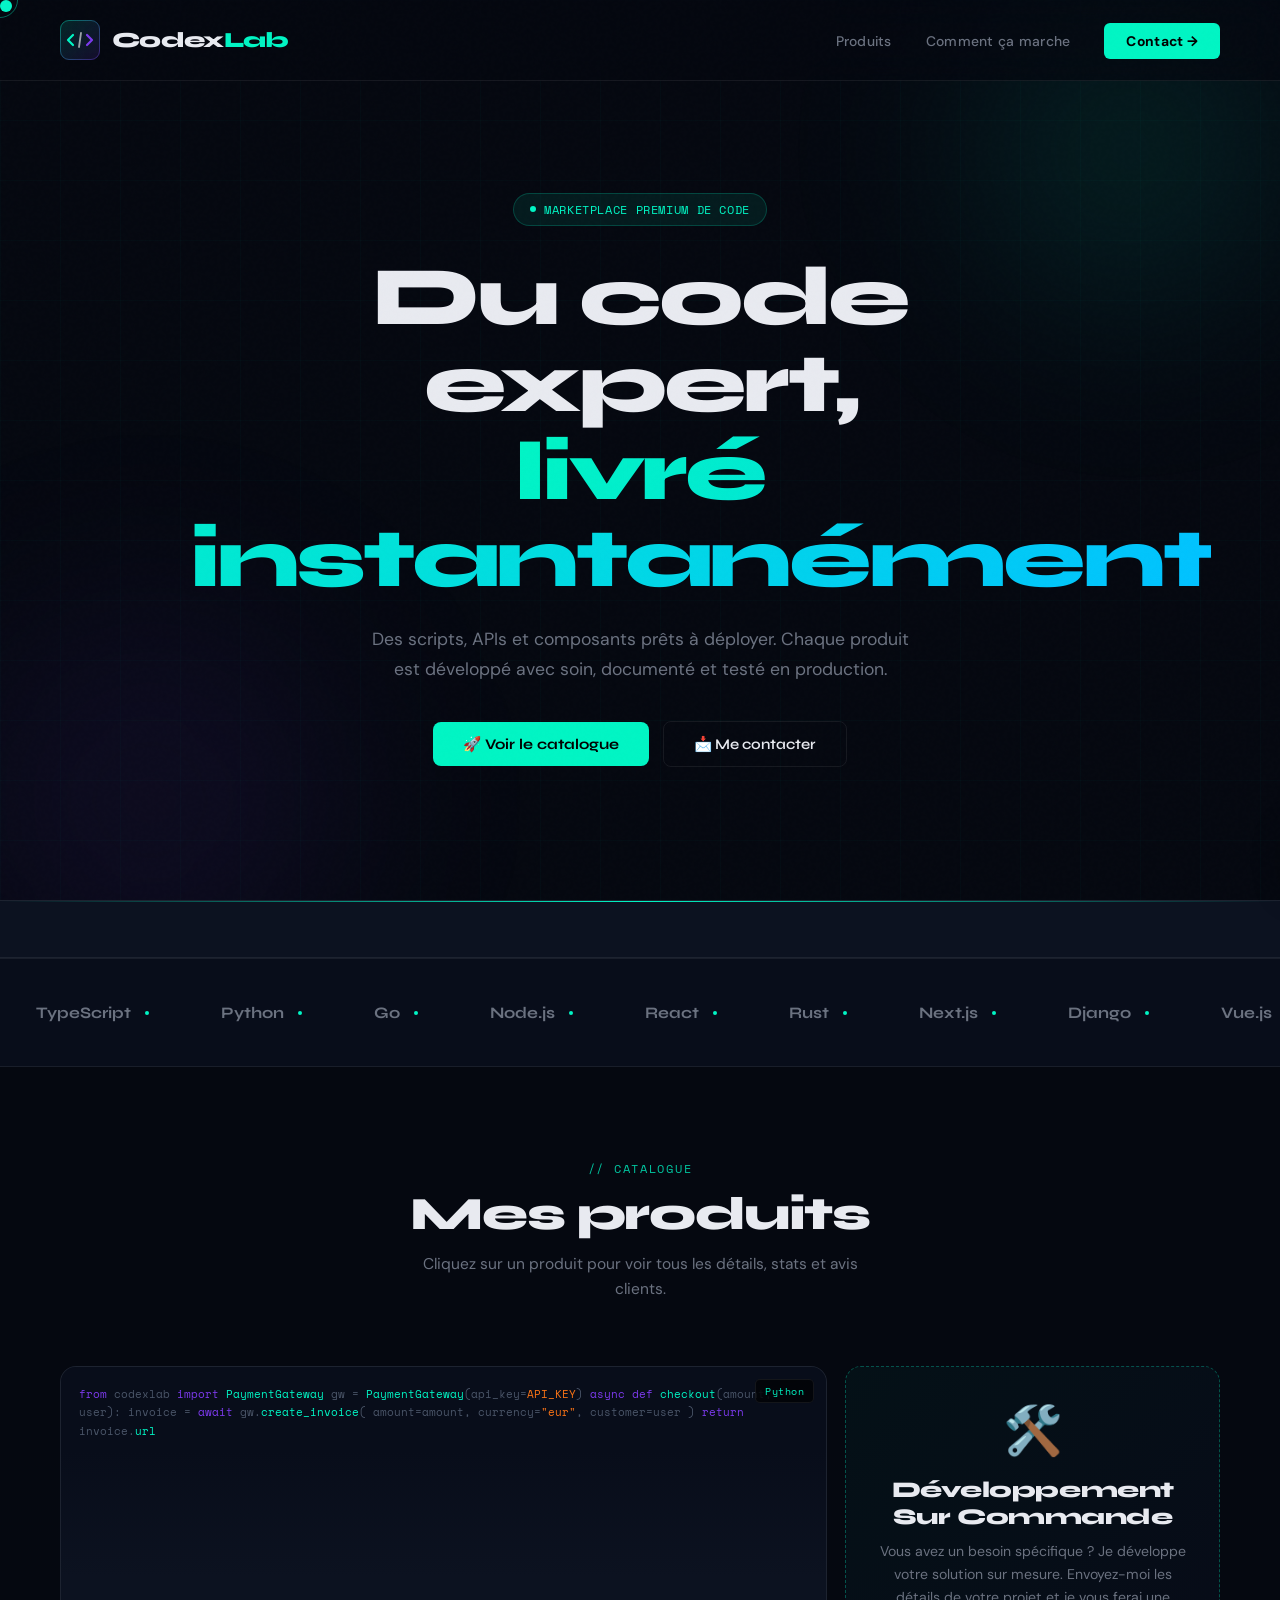
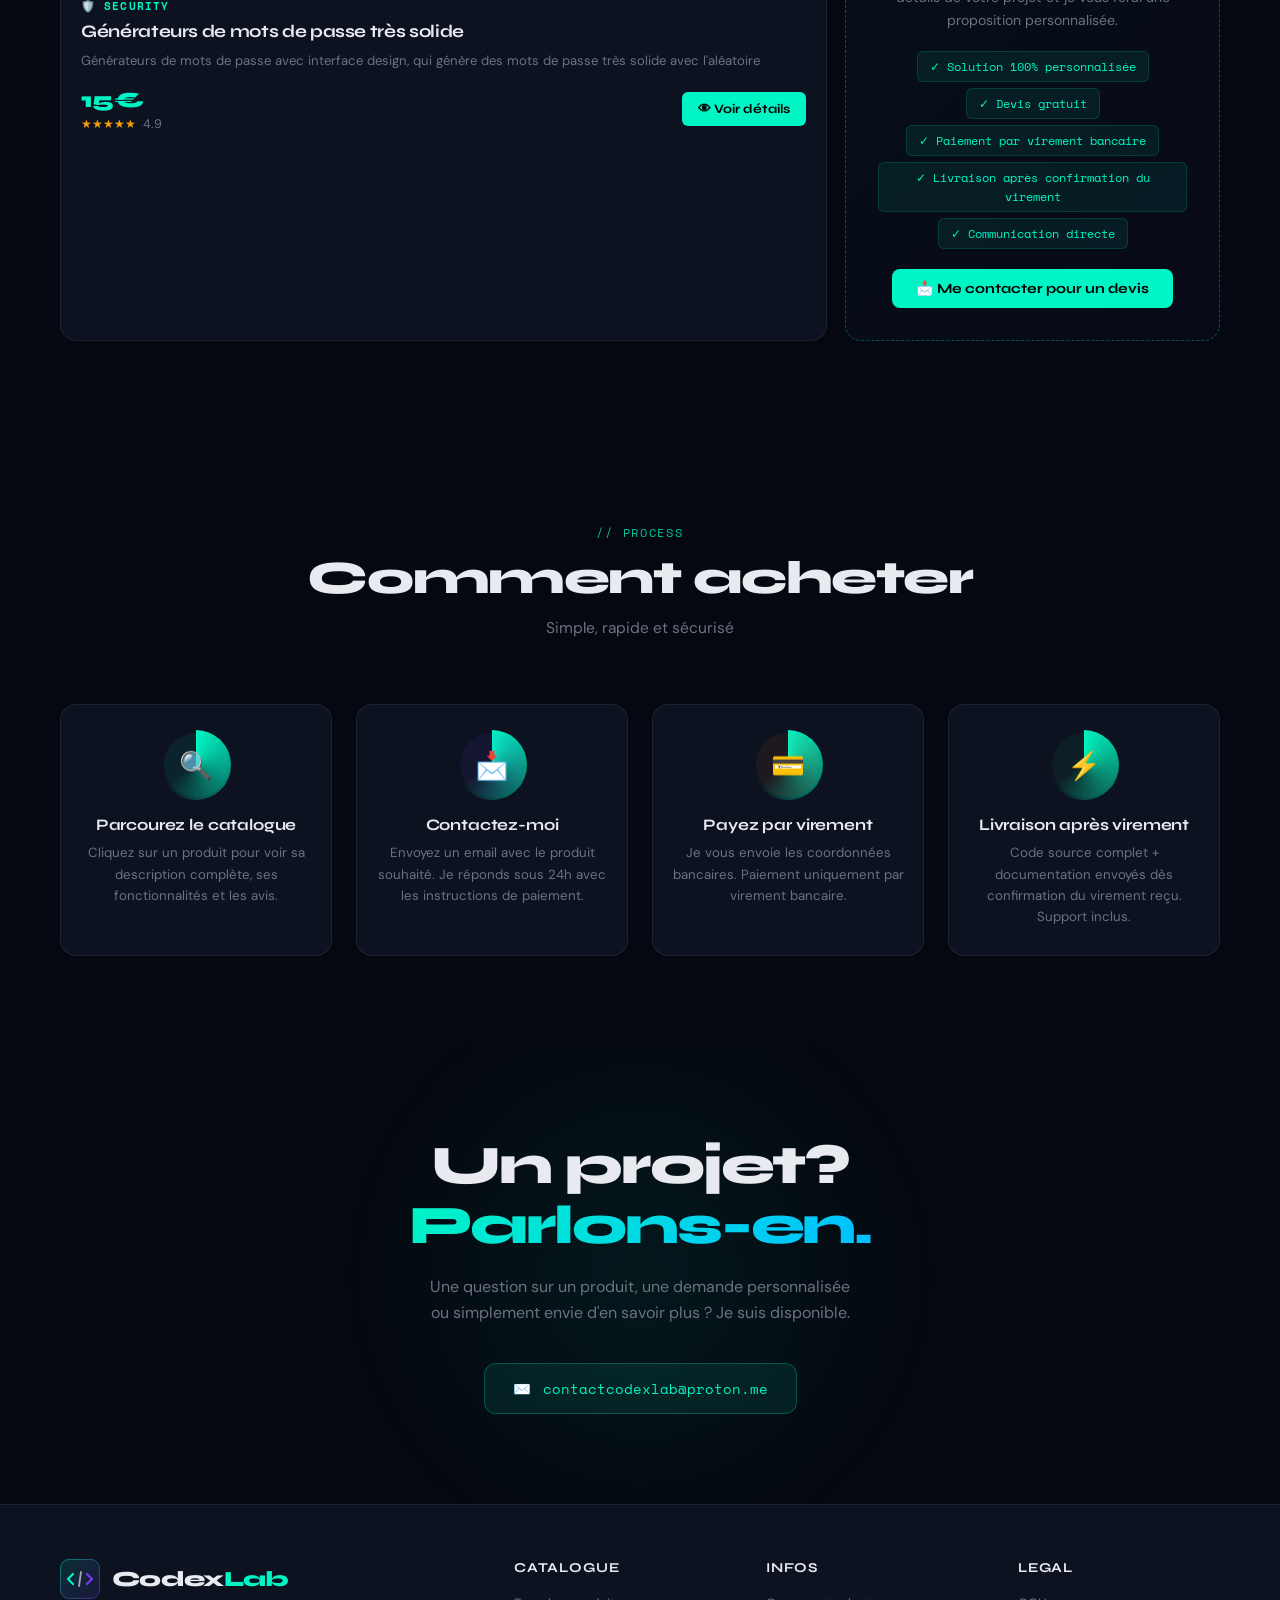
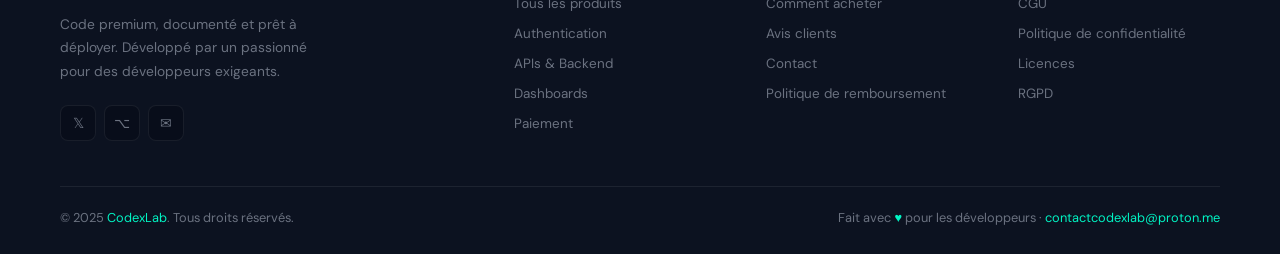
<file: index.html>
<!DOCTYPE html>
<html lang="fr">
<head>
<meta charset="UTF-8">
<meta name="viewport" content="width=device-width, initial-scale=1.0">
<title>CodexLab — Premium Code Marketplace</title>
<link rel="preconnect" href="https://fonts.googleapis.com">
<link href="https://fonts.googleapis.com/css2?family=Syne:wght@400;600;700;800&family=Space+Mono:wght@400;700&family=DM+Sans:wght@300;400;500&display=swap" rel="stylesheet">
<style>
:root {
  --bg:#050810;--bg2:#080d1a;--card:#0c1220;--card2:#111827;
  --accent:#00f5c4;--accent2:#7c3aed;--accent3:#f97316;
  --text:#e8eaf0;--muted:#6b7280;--border:rgba(255,255,255,0.07);
  --glow:rgba(0,245,196,0.15);
}
*,*::before,*::after{margin:0;padding:0;box-sizing:border-box}
html{scroll-behavior:smooth}
body{background:var(--bg);color:var(--text);font-family:'DM Sans',sans-serif;overflow-x:hidden;cursor:none}

/* CURSOR */
.cursor{width:12px;height:12px;background:var(--accent);border-radius:50%;position:fixed;top:0;left:0;pointer-events:none;z-index:9999;mix-blend-mode:screen;transition:transform .1s}
.cursor-ring{width:36px;height:36px;border:1.5px solid rgba(0,245,196,.4);border-radius:50%;position:fixed;top:0;left:0;pointer-events:none;z-index:9998;transition:width .2s,height .2s,border-color .2s}
.cursor-ring.hover{width:56px;height:56px;border-color:rgba(0,245,196,.8);background:rgba(0,245,196,.04)}

/* NOISE + GRID */
body::before{content:'';position:fixed;inset:0;background-image:url("data:image/svg+xml,%3Csvg viewBox='0 0 256 256' xmlns='http://www.w3.org/2000/svg'%3E%3Cfilter id='n'%3E%3CfeTurbulence type='fractalNoise' baseFrequency='.9' numOctaves='4' stitchTiles='stitch'/%3E%3C/filter%3E%3Crect width='100%25' height='100%25' filter='url(%23n)' opacity='.03'/%3E%3C/svg%3E");pointer-events:none;z-index:1000;opacity:.4}
body::after{content:'';position:fixed;inset:0;background-image:linear-gradient(rgba(0,245,196,.025) 1px,transparent 1px),linear-gradient(90deg,rgba(0,245,196,.025) 1px,transparent 1px);background-size:60px 60px;pointer-events:none;z-index:0}

/* NAV */
nav{position:fixed;top:0;left:0;right:0;z-index:500;padding:20px 60px;display:flex;align-items:center;justify-content:space-between;background:rgba(5,8,16,.7);backdrop-filter:blur(20px);border-bottom:1px solid var(--border);transition:all .3s}
nav.scrolled{padding:14px 60px;background:rgba(5,8,16,.95)}
.logo{display:flex;align-items:center;gap:12px;text-decoration:none}
.logo-icon{width:40px;height:40px}
.logo-icon svg{width:100%;height:100%}
.logo-text{font-family:'Syne',sans-serif;font-weight:800;font-size:1.35rem;letter-spacing:-.03em;color:var(--text)}
.logo-text span{color:var(--accent)}
.nav-links{display:flex;align-items:center;gap:34px;list-style:none}
.nav-links a{color:var(--muted);text-decoration:none;font-size:.87rem;font-weight:500;letter-spacing:.02em;transition:color .2s;position:relative}
.nav-links a::after{content:'';position:absolute;bottom:-4px;left:0;right:0;height:1px;background:var(--accent);transform:scaleX(0);transition:transform .3s}
.nav-links a:hover{color:var(--accent)}
.nav-links a:hover::after{transform:scaleX(1)}
.nav-cta{background:var(--accent)!important;color:#000!important;padding:9px 22px;border-radius:6px;font-weight:700!important}
.nav-cta::after{display:none!important}
.nav-cta:hover{background:#fff!important;box-shadow:0 8px 24px rgba(0,245,196,.3)}

/* HERO */
.hero{min-height:100vh;display:flex;align-items:center;justify-content:center;padding:120px 60px 60px;position:relative;overflow:hidden}
.hero-orb{position:absolute;border-radius:50%;filter:blur(80px);pointer-events:none}
.orb-1{width:500px;height:500px;background:radial-gradient(circle,rgba(0,245,196,.12),transparent 70%);top:-100px;right:-100px;animation:orb1 8s ease-in-out infinite}
.orb-2{width:600px;height:600px;background:radial-gradient(circle,rgba(124,58,237,.1),transparent 70%);bottom:-200px;left:-150px;animation:orb2 10s ease-in-out infinite}
@keyframes orb1{0%,100%{transform:translate(0,0)}50%{transform:translate(-30px,40px)}}
@keyframes orb2{0%,100%{transform:translate(0,0)}50%{transform:translate(40px,-30px)}}
.hero-content{text-align:center;position:relative;z-index:1;max-width:900px}
.hero-badge{display:inline-flex;align-items:center;gap:8px;background:rgba(0,245,196,.08);border:1px solid rgba(0,245,196,.2);border-radius:100px;padding:6px 16px;font-size:.78rem;font-family:'Space Mono',monospace;color:var(--accent);letter-spacing:.05em;margin-bottom:28px;animation:fadeUp .6s ease both}
.hero-badge .dot{width:6px;height:6px;background:var(--accent);border-radius:50%;animation:pulse 2s infinite}
@keyframes pulse{0%,100%{opacity:1;transform:scale(1)}50%{opacity:.5;transform:scale(.8)}}
.hero h1{font-family:'Syne',sans-serif;font-weight:800;font-size:clamp(2.8rem,6.5vw,5.2rem);line-height:1.05;letter-spacing:-.04em;margin-bottom:22px;animation:fadeUp .6s .1s ease both}
.gradient-text{background:linear-gradient(135deg,var(--accent) 0%,#00c2ff 50%,var(--accent2) 100%);-webkit-background-clip:text;-webkit-text-fill-color:transparent;background-clip:text;background-size:200%;animation:gradShift 4s ease infinite}
@keyframes gradShift{0%,100%{background-position:0% 50%}50%{background-position:100% 50%}}
.hero p{font-size:1.1rem;color:var(--muted);max-width:540px;margin:0 auto 36px;line-height:1.7;animation:fadeUp .6s .2s ease both}
@keyframes fadeUp{from{opacity:0;transform:translateY(20px)}to{opacity:1;transform:translateY(0)}}
.hero-ctas{display:flex;align-items:center;justify-content:center;gap:14px;animation:fadeUp .6s .3s ease both}
.btn-primary{display:inline-flex;align-items:center;gap:10px;background:var(--accent);color:#000;padding:13px 30px;border-radius:8px;font-family:'Syne',sans-serif;font-weight:700;font-size:.92rem;text-decoration:none;border:none;cursor:pointer;position:relative;overflow:hidden;transition:all .3s}
.btn-primary::before{content:'';position:absolute;inset:0;background:linear-gradient(135deg,transparent 30%,rgba(255,255,255,.25) 50%,transparent 70%);transform:translateX(-100%);transition:transform .5s}
.btn-primary:hover::before{transform:translateX(100%)}
.btn-primary:hover{transform:translateY(-2px);box-shadow:0 12px 40px rgba(0,245,196,.4)}
.btn-secondary{display:inline-flex;align-items:center;gap:10px;background:transparent;color:var(--text);padding:13px 30px;border-radius:8px;font-family:'Syne',sans-serif;font-weight:600;font-size:.92rem;text-decoration:none;border:1px solid var(--border);cursor:pointer;transition:all .3s}
.btn-secondary:hover{border-color:rgba(255,255,255,.2);background:rgba(255,255,255,.04);transform:translateY(-2px)}

/* STATS */
.stats-bar{background:var(--card);border-top:1px solid var(--border);border-bottom:1px solid var(--border);padding:28px 60px;display:flex;align-items:center;justify-content:center;gap:80px;position:relative;overflow:hidden}
.stats-bar::before{content:'';position:absolute;top:0;left:0;right:0;height:1px;background:linear-gradient(90deg,transparent,var(--accent),transparent);animation:scan 4s linear infinite}
@keyframes scan{0%{transform:translateX(-100%)}100%{transform:translateX(100%)}}
.stat-item{text-align:center}
.stat-num{font-family:'Syne',sans-serif;font-size:2.2rem;font-weight:800;color:var(--accent);line-height:1;display:block}
.stat-label{font-size:.78rem;color:var(--muted);letter-spacing:.08em;text-transform:uppercase;margin-top:4px;display:block}
.stat-divider{width:1px;height:40px;background:var(--border)}

/* SECTION */
section{position:relative;z-index:1}
.section-header{text-align:center;margin-bottom:64px}
.section-tag{display:inline-block;font-family:'Space Mono',monospace;font-size:.72rem;color:var(--accent);letter-spacing:.15em;text-transform:uppercase;margin-bottom:12px;opacity:.8}
.section-title{font-family:'Syne',sans-serif;font-size:clamp(1.9rem,3.8vw,2.9rem);font-weight:800;letter-spacing:-.03em;line-height:1.1}
.section-subtitle{font-size:.97rem;color:var(--muted);margin-top:12px;max-width:480px;margin-left:auto;margin-right:auto;line-height:1.6}

/* MARQUEE */
.marquee-section{padding:44px 0;overflow:hidden;border-top:1px solid var(--border);border-bottom:1px solid var(--border);background:var(--bg2)}
.marquee-track{display:flex;animation:marquee 28s linear infinite;width:max-content}
@keyframes marquee{to{transform:translateX(-50%)}}
.marquee-item{display:inline-flex;align-items:center;gap:14px;padding:0 36px;font-family:'Syne',sans-serif;font-size:1rem;font-weight:700;color:var(--muted);white-space:nowrap}
.marquee-item .dot{width:4px;height:4px;background:var(--accent);border-radius:50%}

/* PRODUCTS GRID */
.products{padding:90px 60px}
.products-grid{display:grid;grid-template-columns:repeat(3,1fr);gap:18px}
.product-card{background:var(--card);border:1px solid var(--border);border-radius:16px;overflow:hidden;cursor:pointer;transition:all .35s cubic-bezier(.23,1,.32,1);position:relative}
.product-card::before{content:'';position:absolute;inset:0;border-radius:16px;background:radial-gradient(500px circle at var(--mx,50%) var(--my,50%),rgba(0,245,196,.06),transparent 40%);opacity:0;transition:opacity .4s;pointer-events:none}
.product-card:hover::before{opacity:1}
.product-card:hover{transform:translateY(-8px);border-color:rgba(0,245,196,.2);box-shadow:0 30px 60px rgba(0,0,0,.5),0 0 40px rgba(0,245,196,.05)}
.product-card.featured{grid-column:span 2}
.card-preview{height:175px;position:relative;overflow:hidden;background:var(--bg2)}
.product-card.featured .card-preview{height:210px}
.code-preview{padding:18px;font-family:'Space Mono',monospace;font-size:.7rem;line-height:1.65;color:#4a5568;position:absolute;inset:0;overflow:hidden}
.code-preview .kw{color:#7c3aed}.code-preview .fn{color:#00f5c4}.code-preview .str{color:#f97316}.code-preview .cm{color:#374151}.code-preview .num{color:#60a5fa}
.preview-overlay{position:absolute;inset:0;background:linear-gradient(to bottom,transparent 40%,var(--card) 100%)}
.card-lang{position:absolute;top:12px;right:12px;background:rgba(0,0,0,.65);backdrop-filter:blur(10px);border:1px solid var(--border);border-radius:5px;padding:3px 9px;font-family:'Space Mono',monospace;font-size:.65rem;color:var(--accent);letter-spacing:.05em}
.card-body{padding:20px}
.card-cat{font-size:.7rem;color:var(--accent);letter-spacing:.1em;text-transform:uppercase;font-weight:600;margin-bottom:7px;font-family:'Space Mono',monospace}
.card-title{font-family:'Syne',sans-serif;font-size:1.1rem;font-weight:700;margin-bottom:8px;letter-spacing:-.02em}
.card-desc{font-size:.82rem;color:var(--muted);line-height:1.6;margin-bottom:16px;display:-webkit-box;-webkit-box-orient:vertical;overflow:hidden}
.card-footer{display:flex;align-items:center;justify-content:space-between}
.card-price{font-family:'Syne',sans-serif;font-size:1.35rem;font-weight:800;color:var(--accent)}
.card-stars{display:flex;align-items:center;gap:3px;font-size:.78rem;color:var(--muted);margin-top:3px}
.card-stars .s{color:#f59e0b}
.card-btn{background:var(--accent);color:#000;border:none;border-radius:6px;padding:9px 16px;font-family:'Syne',sans-serif;font-weight:700;font-size:.8rem;cursor:pointer;transition:all .2s;display:flex;align-items:center;gap:6px}
.card-btn:hover{background:#fff;transform:scale(1.05)}

/* MODAL */
.modal-overlay{position:fixed;inset:0;background:rgba(0,0,0,.85);backdrop-filter:blur(8px);z-index:2000;display:flex;align-items:center;justify-content:center;padding:20px;opacity:0;pointer-events:none;transition:opacity .3s}
.modal-overlay.open{opacity:1;pointer-events:all}
.modal{background:var(--card);border:1px solid rgba(0,245,196,.15);border-radius:20px;max-width:780px;width:100%;max-height:90vh;overflow-y:auto;position:relative;transform:scale(.95) translateY(20px);transition:transform .3s}
.modal-overlay.open .modal{transform:scale(1) translateY(0)}
.modal::-webkit-scrollbar{width:6px}.modal::-webkit-scrollbar-track{background:transparent}.modal::-webkit-scrollbar-thumb{background:var(--border);border-radius:3px}
.modal-close{position:absolute;top:18px;right:18px;width:36px;height:36px;background:rgba(255,255,255,.06);border:1px solid var(--border);border-radius:8px;cursor:pointer;display:flex;align-items:center;justify-content:center;font-size:1.1rem;color:var(--muted);transition:all .2s;z-index:10}
.modal-close:hover{background:rgba(255,255,255,.12);color:var(--text)}
.modal-header{padding:32px 32px 24px;border-bottom:1px solid var(--border)}
.modal-lang{font-family:'Space Mono',monospace;font-size:.7rem;color:var(--accent);letter-spacing:.1em;text-transform:uppercase;margin-bottom:10px;opacity:.8}
.modal-title{font-family:'Syne',sans-serif;font-size:1.9rem;font-weight:800;letter-spacing:-.03em;margin-bottom:10px}
.modal-desc{font-size:.93rem;color:#a0aec0;line-height:1.7}
.modal-body{padding:26px 32px}
.modal-stats-grid{display:grid;grid-template-columns:repeat(4,1fr);gap:12px;margin-bottom:26px}
.mstat{background:var(--bg2);border:1px solid var(--border);border-radius:12px;padding:16px;text-align:center}
.mstat-val{font-family:'Syne',sans-serif;font-size:1.5rem;font-weight:800;color:var(--accent);display:block;line-height:1}
.mstat-label{font-size:.72rem;color:var(--muted);margin-top:5px;letter-spacing:.05em;text-transform:uppercase}
.modal-features h3,.modal-reviews h3{font-family:'Syne',sans-serif;font-size:1rem;font-weight:700;margin-bottom:14px;color:var(--text);letter-spacing:-.01em}
.features-list{display:flex;flex-wrap:wrap;gap:8px;margin-bottom:26px}
.feature-tag{background:rgba(0,245,196,.07);border:1px solid rgba(0,245,196,.15);border-radius:6px;padding:5px 12px;font-size:.78rem;color:var(--accent);font-family:'Space Mono',monospace}
.modal-footer{padding:22px 32px;border-top:1px solid var(--border);display:flex;align-items:center;justify-content:space-between;gap:20px}
.modal-price{font-family:'Syne',sans-serif;font-size:2.2rem;font-weight:800;color:var(--accent);letter-spacing:-.03em}
.modal-contact{font-size:.82rem;color:var(--muted);line-height:1.5}
.modal-contact a{color:var(--accent);text-decoration:none}
.modal-contact a:hover{text-decoration:underline}
.modal-buy{background:var(--accent);color:#000;border:none;border-radius:10px;padding:14px 32px;font-family:'Syne',sans-serif;font-weight:700;font-size:.95rem;cursor:pointer;transition:all .3s;white-space:nowrap}
.modal-buy:hover{background:#fff;transform:translateY(-2px);box-shadow:0 12px 40px rgba(0,245,196,.35)}

/* REVIEWS SECTION */
.modal-reviews{margin-top:4px}
.reviews-list{display:flex;flex-direction:column;gap:12px;margin-bottom:20px}
.review-card{background:var(--bg2);border:1px solid var(--border);border-radius:12px;padding:16px}
.review-card-header{display:flex;align-items:flex-start;justify-content:space-between;margin-bottom:8px}
.review-author-row{display:flex;align-items:center;gap:10px}
.review-avatar{width:36px;height:36px;border-radius:50%;display:flex;align-items:center;justify-content:center;font-family:'Syne',sans-serif;font-weight:700;font-size:.8rem;color:#fff;flex-shrink:0}
.review-name{font-family:'Syne',sans-serif;font-size:.88rem;font-weight:700}
.review-role{font-size:.75rem;color:var(--muted)}
.review-stars{color:#f59e0b;font-size:.82rem;white-space:nowrap}
.review-date{font-size:.72rem;color:var(--muted);margin-top:2px}
.review-text{font-size:.85rem;color:#a0aec0;line-height:1.65}
.review-empty{text-align:center;padding:24px;color:var(--muted);font-size:.88rem}

/* ADD REVIEW FORM */
.add-review{background:var(--bg2);border:1px solid var(--border);border-radius:12px;padding:20px;margin-top:4px}
.add-review h4{font-family:'Syne',sans-serif;font-size:.95rem;font-weight:700;margin-bottom:16px;color:var(--text)}
.form-row{display:grid;grid-template-columns:1fr 1fr;gap:10px;margin-bottom:10px}
.form-group{display:flex;flex-direction:column;gap:5px;margin-bottom:10px}
.form-group label{font-size:.75rem;color:var(--muted);font-family:'Space Mono',monospace;letter-spacing:.05em;text-transform:uppercase}
.form-group input,.form-group textarea,.form-group select{background:var(--card);border:1px solid var(--border);border-radius:8px;padding:9px 13px;font-family:'DM Sans',sans-serif;font-size:.88rem;color:var(--text);outline:none;transition:border-color .2s;resize:none}
.form-group input:focus,.form-group textarea:focus,.form-group select:focus{border-color:rgba(0,245,196,.3);box-shadow:0 0 0 3px rgba(0,245,196,.05)}
.form-group select option{background:var(--card);color:var(--text)}
.submit-review{background:var(--accent);color:#000;border:none;border-radius:8px;padding:10px 22px;font-family:'Syne',sans-serif;font-weight:700;font-size:.85rem;cursor:pointer;transition:all .2s;margin-top:4px}
.submit-review:hover{background:#fff;transform:translateY(-1px)}

/* GLOBAL REVIEWS */
.global-reviews{padding:90px 60px;background:var(--bg2);border-top:1px solid var(--border);border-bottom:1px solid var(--border)}
.reviews-grid{display:grid;grid-template-columns:repeat(3,1fr);gap:18px}
.testi-card{background:var(--card);border:1px solid var(--border);border-radius:16px;padding:26px;transition:all .3s;position:relative;overflow:hidden}
.testi-card::before{content:'"';position:absolute;top:-10px;right:18px;font-size:8rem;font-family:'Syne',sans-serif;color:rgba(0,245,196,.04);line-height:1;pointer-events:none}
.testi-card:hover{border-color:rgba(0,245,196,.15);transform:translateY(-4px);box-shadow:0 20px 40px rgba(0,0,0,.3)}
.testi-stars{display:flex;gap:3px;margin-bottom:14px}
.testi-stars span{color:#f59e0b;font-size:.88rem}
.testi-text{font-size:.9rem;line-height:1.7;color:#c5cad8;margin-bottom:20px}
.testi-author{display:flex;align-items:center;gap:11px}
.testi-avatar{width:40px;height:40px;border-radius:50%;display:flex;align-items:center;justify-content:center;font-family:'Syne',sans-serif;font-weight:700;font-size:.85rem;color:#fff;flex-shrink:0}
.testi-name{font-family:'Syne',sans-serif;font-weight:700;font-size:.88rem}
.testi-role{font-size:.76rem;color:var(--muted)}
.testi-product{font-size:.72rem;color:var(--accent);font-family:'Space Mono',monospace;margin-top:2px}

/* HOW IT WORKS */
.how-it-works{padding:90px 60px}
.steps-grid{display:grid;grid-template-columns:repeat(4,1fr);gap:24px}
.step-card{text-align:center;padding:28px 18px;background:var(--card);border:1px solid var(--border);border-radius:16px;transition:all .3s;opacity:0;transform:translateY(28px)}
.step-card.visible{opacity:1;transform:translateY(0)}
.step-card:hover{border-color:rgba(0,245,196,.15);transform:translateY(-4px)!important}
.step-icon-wrap{width:64px;height:64px;border-radius:50%;margin:0 auto 18px;display:flex;align-items:center;justify-content:center;font-size:1.7rem;position:relative}
.step-icon-wrap::after{content:'';position:absolute;inset:-3px;border-radius:50%;background:conic-gradient(var(--accent) 0deg,transparent 240deg);z-index:-1;animation:spin 6s linear infinite}
@keyframes spin{to{transform:rotate(360deg)}}
.step-title{font-family:'Syne',sans-serif;font-size:1rem;font-weight:700;margin-bottom:8px;letter-spacing:-.01em}
.step-desc{font-size:.83rem;color:var(--muted);line-height:1.6}

/* CONTACT / CTA */
.cta-section{padding:90px 60px;text-align:center;position:relative;overflow:hidden}
.cta-section::before{content:'';position:absolute;width:600px;height:600px;background:radial-gradient(circle,rgba(0,245,196,.07),transparent 70%);top:50%;left:50%;transform:translate(-50%,-50%);pointer-events:none}
.cta-section h2{font-family:'Syne',sans-serif;font-size:clamp(2rem,4.5vw,3.4rem);font-weight:800;letter-spacing:-.04em;line-height:1.1;margin-bottom:18px;position:relative}
.cta-section p{font-size:1rem;color:var(--muted);max-width:440px;margin:0 auto 36px;line-height:1.65;position:relative}
.contact-email-btn{display:inline-flex;align-items:center;gap:12px;background:rgba(0,245,196,.08);border:1px solid rgba(0,245,196,.25);border-radius:12px;padding:14px 28px;text-decoration:none;color:var(--accent);font-family:'Space Mono',monospace;font-size:.9rem;transition:all .3s;position:relative}
.contact-email-btn:hover{background:rgba(0,245,196,.14);border-color:rgba(0,245,196,.45);transform:translateY(-2px);box-shadow:0 12px 32px rgba(0,245,196,.15)}

/* FOOTER */
footer{border-top:1px solid var(--border);padding:54px 60px 28px;background:var(--card)}
.footer-grid{display:grid;grid-template-columns:2fr 1fr 1fr 1fr;gap:50px;margin-bottom:44px}
.footer-brand p{font-size:.86rem;color:var(--muted);line-height:1.7;margin:14px 0 22px;max-width:270px}
.footer-social{display:flex;gap:8px}
.social-btn{width:36px;height:36px;border-radius:8px;background:var(--bg2);border:1px solid var(--border);display:flex;align-items:center;justify-content:center;color:var(--muted);font-size:.88rem;cursor:pointer;text-decoration:none;transition:all .2s}
.social-btn:hover{border-color:var(--accent);color:var(--accent);background:rgba(0,245,196,.05);transform:translateY(-2px)}
.footer-col h4{font-family:'Syne',sans-serif;font-size:.85rem;font-weight:700;letter-spacing:.06em;text-transform:uppercase;color:var(--text);margin-bottom:16px}
.footer-col ul{list-style:none}
.footer-col li{margin-bottom:9px}
.footer-col a{font-size:.84rem;color:var(--muted);text-decoration:none;transition:color .2s}
.footer-col a:hover{color:var(--accent)}
.footer-bottom{padding-top:22px;border-top:1px solid var(--border);display:flex;align-items:center;justify-content:space-between}
.footer-bottom p{font-size:.8rem;color:var(--muted)}
.footer-bottom span{color:var(--accent)}

/* TOAST */
.toast{position:fixed;bottom:28px;right:28px;background:var(--card);border:1px solid rgba(0,245,196,.25);border-radius:12px;padding:14px 20px;display:flex;align-items:center;gap:11px;z-index:9000;transform:translateX(130%);transition:transform .4s cubic-bezier(.23,1,.32,1);box-shadow:0 16px 36px rgba(0,0,0,.4);max-width:300px}
.toast.show{transform:translateX(0)}
.toast-icon{font-size:1.2rem}
.toast-text strong{font-family:'Syne',sans-serif;display:block;color:var(--accent);font-size:.88rem}
.toast-text span{font-size:.8rem;color:var(--muted)}

/* REVEAL ANIMATIONS */
.reveal{opacity:0;transform:translateY(36px);transition:opacity .6s ease,transform .6s ease}
.reveal.visible{opacity:1;transform:translateY(0)}
.reveal-d1{transition-delay:.1s}.reveal-d2{transition-delay:.2s}.reveal-d3{transition-delay:.3s}.reveal-d4{transition-delay:.4s}.reveal-d5{transition-delay:.5s}

/* LOADING */
.loading{display:flex;align-items:center;justify-content:center;padding:60px;color:var(--muted);font-family:'Space Mono',monospace;font-size:.85rem;gap:12px}
.spinner{width:20px;height:20px;border:2px solid var(--border);border-top-color:var(--accent);border-radius:50%;animation:spin .8s linear infinite}

/* PARTICLE */
.particle{position:fixed;pointer-events:none;border-radius:50%;z-index:2;animation:pFloat linear infinite}
@keyframes pFloat{0%{transform:translateY(100vh) rotate(0deg);opacity:0}10%{opacity:1}90%{opacity:1}100%{transform:translateY(-100px) rotate(360deg);opacity:0}}

/* MODAL TABS */
.modal-tabs{display:flex;gap:6px;margin-bottom:20px;border-bottom:1px solid var(--border);padding-bottom:0}
.tab-btn{background:transparent;border:none;border-bottom:2px solid transparent;padding:9px 16px;font-family:'Syne',sans-serif;font-size:.82rem;font-weight:600;color:var(--muted);cursor:pointer;transition:all .2s;margin-bottom:-1px;border-radius:6px 6px 0 0}
.tab-btn:hover{color:var(--text);background:rgba(255,255,255,.03)}
.tab-btn.active{color:var(--accent);border-bottom-color:var(--accent);background:rgba(0,245,196,.04)}
.tab-panel{padding-top:4px}
.tab-panel.hidden{display:none}

/* INTEGRATION PANEL */
.integration-panel{display:flex;flex-direction:column;gap:14px}
.integ-row{display:grid;grid-template-columns:repeat(2,1fr);gap:12px}
.integ-stat{background:var(--bg2);border:1px solid var(--border);border-radius:12px;padding:14px 16px}
.integ-stat-label{font-size:.7rem;color:var(--muted);letter-spacing:.07em;text-transform:uppercase;font-family:'Space Mono',monospace;margin-bottom:5px}
.integ-stat-val{font-family:'Syne',sans-serif;font-size:1.2rem;font-weight:800;color:var(--accent)}
.integ-stat-val.wip{color:#f97316}
.integ-notice{background:rgba(249,115,22,.06);border:1px solid rgba(249,115,22,.2);border-radius:12px;padding:14px 16px;font-size:.85rem;color:#f97316;line-height:1.6}
.integ-notice strong{display:block;margin-bottom:4px;font-family:'Syne',sans-serif}
.wip-badge{display:inline-flex;align-items:center;gap:6px;background:rgba(249,115,22,.1);border:1px solid rgba(249,115,22,.3);border-radius:100px;padding:4px 12px;font-size:.72rem;font-family:'Space Mono',monospace;color:#f97316;letter-spacing:.05em;margin-top:6px}
.wip-dot{width:6px;height:6px;background:#f97316;border-radius:50%;animation:pulse 2s infinite}

/* CUSTOM ORDER CARD */
.custom-card{background:linear-gradient(135deg,rgba(0,245,196,.04),rgba(124,58,237,.04));border:1px dashed rgba(0,245,196,.3);border-radius:16px;padding:32px;text-align:center;cursor:pointer;transition:all .35s;position:relative;overflow:hidden}
.custom-card::before{content:'';position:absolute;inset:0;background:radial-gradient(500px circle at var(--mx,50%) var(--my,50%),rgba(0,245,196,.06),transparent 40%);opacity:0;transition:opacity .4s;pointer-events:none}
.custom-card:hover::before{opacity:1}
.custom-card:hover{border-color:rgba(0,245,196,.5);transform:translateY(-6px);box-shadow:0 24px 50px rgba(0,0,0,.4),0 0 40px rgba(0,245,196,.06)}
.custom-card-icon{font-size:3rem;margin-bottom:14px}
.custom-card-title{font-family:'Syne',sans-serif;font-size:1.4rem;font-weight:800;letter-spacing:-.02em;margin-bottom:10px;color:var(--text)}
.custom-card-desc{font-size:.88rem;color:var(--muted);line-height:1.65;max-width:480px;margin:0 auto 18px}
.custom-card-tags{display:flex;flex-wrap:wrap;justify-content:center;gap:6px;margin-bottom:20px}
.custom-card-btn{display:inline-flex;align-items:center;gap:8px;background:var(--accent);color:#000;border:none;border-radius:8px;padding:11px 24px;font-family:'Syne',sans-serif;font-weight:700;font-size:.88rem;cursor:pointer;transition:all .3s}
.custom-card-btn:hover{background:#fff;transform:scale(1.04)}

/* CARD STATUS BADGE */
.card-wip{position:absolute;top:12px;left:12px;background:rgba(249,115,22,.85);backdrop-filter:blur(8px);border-radius:5px;padding:3px 9px;font-family:'Space Mono',monospace;font-size:.62rem;color:#fff;letter-spacing:.04em;display:flex;align-items:center;gap:4px}
.card-wip-dot{width:5px;height:5px;background:#fff;border-radius:50%;animation:pulse 2s infinite}
.card-not-rated{font-size:.78rem;color:var(--muted);font-style:italic}

@media(max-width:1100px){.products-grid{grid-template-columns:repeat(2,1fr)}.product-card.featured{grid-column:span 2}.reviews-grid{grid-template-columns:repeat(2,1fr)}.steps-grid{grid-template-columns:repeat(2,1fr)}.footer-grid{grid-template-columns:1fr 1fr;gap:36px}}
@media(max-width:768px){nav{padding:14px 20px}.nav-links{display:none}.hero{padding:90px 20px 50px}.stats-bar{padding:22px 20px;gap:24px;flex-wrap:wrap}.products{padding:60px 20px}.products-grid{grid-template-columns:1fr}.product-card.featured{grid-column:span 1}.global-reviews{padding:60px 20px}.reviews-grid{grid-template-columns:1fr}.how-it-works{padding:60px 20px}.steps-grid{grid-template-columns:1fr}.cta-section{padding:60px 20px}.footer-grid{grid-template-columns:1fr;gap:28px}footer{padding:40px 20px 20px}.modal-stats-grid{grid-template-columns:repeat(2,1fr)}.form-row{grid-template-columns:1fr}.modal-footer{flex-direction:column;align-items:flex-start}.integ-row{grid-template-columns:1fr}}
</style>
</head>
<body>

<div class="cursor" id="cursor"></div>
<div class="cursor-ring" id="cursorRing"></div>
<div class="toast" id="toast"><div class="toast-icon" id="toastIcon">✓</div><div class="toast-text"><strong id="toastTitle">Succès</strong><span id="toastSub"></span></div></div>

<!-- PRODUCT MODAL -->
<div class="modal-overlay" id="modalOverlay" onclick="closeModal(event)">
  <div class="modal" id="modalContent">
    <button class="modal-close" onclick="closeModalBtn()">✕</button>
    <div class="modal-header">
      <div class="modal-lang" id="mLang"></div>
      <div class="modal-title" id="mTitle"></div>
      <div class="modal-desc" id="mDesc"></div>
    </div>
    <div class="modal-body">
      <div class="modal-stats-grid" id="mStats"></div>
      <div class="modal-tabs">
        <button class="tab-btn active" onclick="switchTab('features')">✦ Fonctionnalités</button>
        <button class="tab-btn" onclick="switchTab('integration')">⚙ Intégration</button>
        <!--<button class="tab-btn" onclick="switchTab('reviews')">💬 Avis</button>-->
      </div>
      <div class="tab-panel" id="tab-features">
        <div class="modal-features">
          <div class="features-list" id="mFeatures"></div>
        </div>
      </div>
      <div class="tab-panel hidden" id="tab-integration">
        <div class="integration-panel" id="mIntegration"></div>
      </div>
      <div class="tab-panel hidden" id="tab-reviews">
        <div class="modal-reviews">
          <div class="reviews-list" id="mReviewsList"></div>
          <!--
          <div class="add-review">
            <h4>Laisser un avis</h4>
            <div class="form-row">
              <div class="form-group"><label>Votre nom</label><input type="text" id="rName" placeholder="Thomas Martin"></div>
              <div class="form-group"><label>Votre rôle</label><input type="text" id="rRole" placeholder="Développeur Full-Stack"></div>
            </div>
            <div class="form-group">
              <label>Note</label>
              <select id="rRating">
                <option value="5">⭐⭐⭐⭐⭐ — Excellent</option>
                <option value="4">⭐⭐⭐⭐ — Très bien</option>
                <option value="3">⭐⭐⭐ — Bien</option>
                <option value="2">⭐⭐ — Moyen</option>
                <option value="1">⭐ — Décevant</option>
              </select>
            </div>
            <div class="form-group"><label>Votre avis</label><textarea id="rText" rows="3" placeholder="Partagez votre expérience avec ce produit..."></textarea></div>
            <button class="submit-review" onclick="submitReview()">Publier mon avis →</button>
          -->
          </div>
        </div>
      </div>
    </div><!-- end modal-body -->
    <div class="modal-footer">
      <div>
        <div class="modal-price" id="mPrice"></div>
        <div class="modal-contact">
          Pour acheter, contactez-moi :<br>
          <a href="mailto:contactcodexlab@proton.me" id="mEmail">contactcodexlab@proton.me</a>
        </div>
      </div>
      <button class="modal-buy" id="modalBuyBtn">📩 Contacter pour acheter</button>
    </div>
  </div>
</div>

<!-- NAV -->
<nav id="navbar">
  <a href="#" class="logo">
    <div class="logo-icon">
      <svg viewBox="0 0 40 40" fill="none" xmlns="http://www.w3.org/2000/svg">
        <defs><linearGradient id="lg1" x1="0" y1="0" x2="40" y2="40" gradientUnits="userSpaceOnUse"><stop offset="0%" stop-color="#00f5c4"/><stop offset="100%" stop-color="#7c3aed"/></linearGradient></defs>
        <rect width="40" height="40" rx="9" fill="url(#lg1)" opacity="0.13"/>
        <rect x=".5" y=".5" width="39" height="39" rx="8.5" stroke="url(#lg1)" stroke-opacity=".4"/>
        <path d="M13 15L8 20L13 25" stroke="#00f5c4" stroke-width="2.2" stroke-linecap="round" stroke-linejoin="round"/>
        <path d="M27 15L32 20L27 25" stroke="#7c3aed" stroke-width="2.2" stroke-linecap="round" stroke-linejoin="round"/>
        <path d="M21 13L19 27" stroke="white" stroke-width="1.8" stroke-linecap="round" opacity=".6"/>
      </svg>
    </div>
    <span class="logo-text">Codex<span>Lab</span></span>
  </a>
  <ul class="nav-links">
    <li><a href="#products">Produits</a></li>
    <!--<li><a href="#reviews">Avis</a></li>-->
    <li><a href="#how">Comment ça marche</a></li>
    <li><a href="#contact" class="nav-cta">Contact →</a></li>
  </ul>
</nav>

<!-- HERO -->
<section class="hero">
  <div class="hero-orb orb-1"></div>
  <div class="hero-orb orb-2"></div>
  <div class="hero-content">
    <div class="hero-badge"><span class="dot"></span>MARKETPLACE PREMIUM DE CODE</div>
    <h1>Du code expert,<br><span class="gradient-text">livré instantanément</span></h1>
    <p>Des scripts, APIs et composants prêts à déployer. Chaque produit est développé avec soin, documenté et testé en production.</p>
    <div class="hero-ctas">
      <a href="#products" class="btn-primary">🚀 Voir le catalogue</a>
      <a href="#contact" class="btn-secondary">📩 Me contacter</a>
    </div>
  </div>
</section>
<!-- STATS -->
<div class="stats-bar" id="statsBar">
  <!--<div class="stat-item"><span class="stat-num" id="statProducts">—</span><span class="stat-label">Produits disponibles</span></div>-->
  <!--<div class="stat-divider"></div>
  <div class="stat-item"><span class="stat-num" id="statDevs">—</span><span class="stat-label">Développeurs actifs</span></div>
  <div class="stat-divider"></div>
  <div class="stat-item"><span class="stat-num" id="statSatisf">—</span><span class="stat-label">Satisfaction client</span></div>
  <div class="stat-divider"></div>
  <div class="stat-item"><span class="stat-num" id="statLangs">—</span><span class="stat-label">Langages supportés</span></div>-->
</div>
<!-- MARQUEE -->
<div class="marquee-section">
  <div class="marquee-track" id="marqueeTrack">
    <span class="marquee-item">TypeScript <span class="dot"></span></span>
    <span class="marquee-item">Python <span class="dot"></span></span>
    <span class="marquee-item">Go <span class="dot"></span></span>
    <span class="marquee-item">Node.js <span class="dot"></span></span>
    <span class="marquee-item">React <span class="dot"></span></span>
    <span class="marquee-item">Rust <span class="dot"></span></span>
    <span class="marquee-item">Next.js <span class="dot"></span></span>
    <span class="marquee-item">Django <span class="dot"></span></span>
    <span class="marquee-item">Vue.js <span class="dot"></span></span>
    <span class="marquee-item">Laravel <span class="dot"></span></span>
    <span class="marquee-item">Flutter <span class="dot"></span></span>
    <span class="marquee-item">Svelte <span class="dot"></span></span>
    <span class="marquee-item">TypeScript <span class="dot"></span></span>
    <span class="marquee-item">Python <span class="dot"></span></span>
    <span class="marquee-item">Go <span class="dot"></span></span>
    <span class="marquee-item">Node.js <span class="dot"></span></span>
    <span class="marquee-item">React <span class="dot"></span></span>
    <span class="marquee-item">Rust <span class="dot"></span></span>
    <span class="marquee-item">Next.js <span class="dot"></span></span>
    <span class="marquee-item">Django <span class="dot"></span></span>
    <span class="marquee-item">Vue.js <span class="dot"></span></span>
    <span class="marquee-item">Laravel <span class="dot"></span></span>
    <span class="marquee-item">Flutter <span class="dot"></span></span>
    <span class="marquee-item">Svelte <span class="dot"></span></span>
  </div>
</div>

<!-- PRODUCTS -->
<section class="products" id="products">
  <div class="section-header reveal">
    <div class="section-tag">// Catalogue</div>
    <h2 class="section-title">Mes produits</h2>
    <p class="section-subtitle">Cliquez sur un produit pour voir tous les détails, stats et avis clients.</p>
  </div>
  <div class="products-grid" id="productsGrid">
    <div class="loading"><div class="spinner"></div>Chargement des produits...</div>
  </div>
</section>

<!-- GLOBAL REVIEWS
<section class="global-reviews" id="reviews">
  <div class="section-header reveal">
    <div class="section-tag">// Avis clients</div>
    <h2 class="section-title">Ce qu'ils en disent</h2>
    <p class="section-subtitle">Des vrais avis, laissés par de vrais développeurs sur nos produits.</p>
  </div>
  <div class="reviews-grid" id="globalReviewsGrid">
    <div class="loading"><div class="spinner"></div>Chargement des avis...</div>
  </div>
</section>
-->

<!-- HOW IT WORKS -->
<section class="how-it-works" id="how">
  <div class="section-header reveal">
    <div class="section-tag">// Process</div>
    <h2 class="section-title">Comment acheter</h2>
    <p class="section-subtitle">Simple, rapide et sécurisé</p>
  </div>
  <div class="steps-grid">
    <div class="step-card" data-step>
      <div class="step-icon-wrap" style="background:rgba(0,245,196,.07)">🔍</div>
      <div class="step-title">Parcourez le catalogue</div>
      <div class="step-desc">Cliquez sur un produit pour voir sa description complète, ses fonctionnalités et les avis.</div>
    </div>
    <div class="step-card" data-step>
      <div class="step-icon-wrap" style="background:rgba(124,58,237,.07)">📩</div>
      <div class="step-title">Contactez-moi</div>
      <div class="step-desc">Envoyez un email avec le produit souhaité. Je réponds sous 24h avec les instructions de paiement.</div>
    </div>
    <div class="step-card" data-step>
      <div class="step-icon-wrap" style="background:rgba(249,115,22,.07)">💳</div>
      <div class="step-title">Payez par virement</div>
      <div class="step-desc">Je vous envoie les coordonnées bancaires. Paiement uniquement par virement bancaire.</div>
    </div>
    <div class="step-card" data-step>
      <div class="step-icon-wrap" style="background:rgba(34,197,94,.07)">⚡</div>
      <div class="step-title">Livraison après virement</div>
      <div class="step-desc">Code source complet + documentation envoyés dès confirmation du virement reçu. Support inclus.</div>
    </div>
  </div>
</section>

<!-- CONTACT CTA -->
<section class="cta-section" id="contact">
  <h2 class="reveal">Un projet?<br><span class="gradient-text">Parlons-en.</span></h2>
  <p class="reveal reveal-d1">Une question sur un produit, une demande personnalisée ou simplement envie d'en savoir plus ? Je suis disponible.</p>
  <div class="reveal reveal-d2">
    <a href="mailto:contactcodexlab@proton.me" class="contact-email-btn">
      <span>✉️</span>
      contactcodexlab@proton.me
    </a>
  </div>
</section>

<!-- FOOTER -->
<footer>
  <div class="footer-grid">
    <div class="footer-brand">
      <a href="#" class="logo">
        <div class="logo-icon">
          <svg viewBox="0 0 40 40" fill="none" xmlns="http://www.w3.org/2000/svg">
            <defs><linearGradient id="lg2" x1="0" y1="0" x2="40" y2="40" gradientUnits="userSpaceOnUse"><stop offset="0%" stop-color="#00f5c4"/><stop offset="100%" stop-color="#7c3aed"/></linearGradient></defs>
            <rect width="40" height="40" rx="9" fill="url(#lg2)" opacity="0.13"/>
            <rect x=".5" y=".5" width="39" height="39" rx="8.5" stroke="url(#lg2)" stroke-opacity=".4"/>
            <path d="M13 15L8 20L13 25" stroke="#00f5c4" stroke-width="2.2" stroke-linecap="round" stroke-linejoin="round"/>
            <path d="M27 15L32 20L27 25" stroke="#7c3aed" stroke-width="2.2" stroke-linecap="round" stroke-linejoin="round"/>
            <path d="M21 13L19 27" stroke="white" stroke-width="1.8" stroke-linecap="round" opacity=".6"/>
          </svg>
        </div>
        <span class="logo-text">Codex<span>Lab</span></span>
      </a>
      <p>Code premium, documenté et prêt à déployer. Développé par un passionné pour des développeurs exigeants.</p>
      <div class="footer-social">
        <a href="#" class="social-btn" title="Twitter">𝕏</a>
        <a href="#" class="social-btn" title="GitHub">⌥</a>
        <a href="mailto:contactcodexlab@proton.me" class="social-btn" title="Email">✉</a>
      </div>
    </div>
    <div class="footer-col">
      <h4>Catalogue</h4>
      <ul>
        <li><a href="#products">Tous les produits</a></li>
        <li><a href="#products">Authentication</a></li>
        <li><a href="#products">APIs & Backend</a></li>
        <li><a href="#products">Dashboards</a></li>
        <li><a href="#products">Paiement</a></li>
      </ul>
    </div>
    <div class="footer-col">
      <h4>Infos</h4>
      <ul>
        <li><a href="#how">Comment acheter</a></li>
        <li><a href="#reviews">Avis clients</a></li>
        <li><a href="mailto:contactcodexlab@proton.me">Contact</a></li>
        <li><a href="#">Politique de remboursement</a></li>
      </ul>
    </div>
    <div class="footer-col">
      <h4>Legal</h4>
      <ul>
        <li><a href="#">CGU</a></li>
        <li><a href="#">Politique de confidentialité</a></li>
        <li><a href="#">Licences</a></li>
        <li><a href="#">RGPD</a></li>
      </ul>
    </div>
  </div>
  <div class="footer-bottom">
    <p>© 2025 <span>CodexLab</span>. Tous droits réservés.</p>
    <p>Fait avec <span>♥</span> pour les développeurs · <a href="mailto:contactcodexlab@proton.me" style="color:var(--accent);text-decoration:none">contactcodexlab@proton.me</a></p>
  </div>
</footer>

<script>
// ============================================================
// CONFIG — CHANGE THIS EMAIL
// ============================================================
const CONTACT_EMAIL = 'contactcodexlab@proton.me';

// ============================================================
// DATA — loaded from JSON files (same folder as index.html)
// In production: serve with a local server (python -m http.server)
// ============================================================
let products = [];
let reviews = [];
let stats = {};
let currentProductId = null;

// Color palette for avatars
const COLORS = ['#7c3aed','#f97316','#0ea5e9','#22c55e','#ec4899','#f59e0b','#06b6d4'];

// ============================================================
// LOAD DATA
// ============================================================
async function loadData() {
  try {
    const [pRes, rRes, sRes] = await Promise.all([
      fetch('data/products.json')
    ]);
    products = await pRes.json();
  } catch(e) {
    // Fallback: embedded data if fetch fails (e.g. opening file:// directly)
    products = FALLBACK_PRODUCTS
  }
  renderAll();
}

// ============================================================
// RENDER STATS
// ============================================================
function animateCounter(el, target, suffix) {
  if (!el) return;
  let start = 0;
  const duration = 2000;
  const startTime = performance.now();
  function update(now) {
    const elapsed = now - startTime;
    const progress = Math.min(elapsed / duration, 1);
    const eased = 1 - Math.pow(1 - progress, 3);
    el.textContent = Math.floor(eased * target).toLocaleString('fr') + suffix;
    if (progress < 1) requestAnimationFrame(update);
  }
  requestAnimationFrame(update);
}

// ============================================================
// RENDER PRODUCTS
// ============================================================
const CODE_SNIPPETS = {
  TypeScript: `<span class="cm">// TypeScript — Type-safe</span>\n<span class="kw">import</span> { <span class="fn">createApp</span> } <span class="kw">from</span> <span class="str">'@codexlab/core'</span>\n\n<span class="kw">const</span> app = <span class="fn">createApp</span>({\n  auth: { providers: [<span class="str">'google'</span>, <span class="str">'github'</span>] },\n  jwt: { expiry: <span class="str">'7d'</span>, refresh: <span class="kw">true</span> }\n})\n\napp.<span class="fn">listen</span>(<span class="num">3000</span>)`,
  Python: `<span class="kw">from</span> codexlab <span class="kw">import</span> <span class="fn">PaymentGateway</span>\n\ngw = <span class="fn">PaymentGateway</span>(api_key=<span class="str">API_KEY</span>)\n\n<span class="kw">async def</span> <span class="fn">checkout</span>(amount, user):\n    invoice = <span class="kw">await</span> gw.<span class="fn">create_invoice</span>(\n        amount=amount, currency=<span class="str">"eur"</span>,\n        customer=user\n    )\n    <span class="kw">return</span> invoice.<span class="fn">url</span>`,
  JavaScript: `<span class="cm">// Real-time WebSocket Dashboard</span>\n<span class="kw">const</span> dash = <span class="fn">createDashboard</span>({ theme: <span class="str">'dark'</span> })\n\ndash.socket.<span class="fn">on</span>(<span class="str">'metrics'</span>, (data) => {\n  dash.<span class="fn">updateChart</span>(<span class="str">'revenue'</span>, data)\n  dash.<span class="fn">checkAlerts</span>(data.anomalies)\n})\n\ndash.<span class="fn">mount</span>(<span class="str">'#app'</span>)`,
  Go: `<span class="kw">package</span> main\n\n<span class="kw">func</span> <span class="fn">main</span>() {\n  r := <span class="fn">gin.Default</span>()\n  r.<span class="fn">Use</span>(<span class="fn">RateLimit</span>(<span class="num">1000</span>), <span class="fn">Auth</span>())\n  r.<span class="fn">GET</span>(<span class="str">"/api/v1/data"</span>, <span class="fn">handler</span>)\n  <span class="cm">// 50k req/s · Redis cache · Docker</span>\n  r.<span class="fn">Run</span>(<span class="str">":8080"</span>)\n}`,
};
const DEFAULT_SNIPPET = `<span class="cm">// CodexLab — Premium Code</span>\n<span class="kw">import</span> { <span class="fn">Solution</span> } <span class="kw">from</span> <span class="str">'@codexlab/pkg'</span>\n\n<span class="kw">const</span> solution = <span class="kw">new</span> <span class="fn">Solution</span>({\n  quality: <span class="str">'production'</span>,\n  docs: <span class="kw">true</span>, support: <span class="str">'30d'</span>\n})\n\nsolution.<span class="fn">deploy</span>()`;

function renderProducts() {
  const grid = document.getElementById('productsGrid');
  if (!products.length) {
    grid.innerHTML = `<div class="loading">Aucun produit disponible pour l'instant.</div>`;
    return;
  }

  const regularProducts = products.filter(p => p.type !== 'custom');
  const customProduct = products.find(p => p.type === 'custom');
  let html = '';

  // Regular products
  if (regularProducts.length) {
    html += regularProducts.map((p, i) => {
      const snippet = CODE_SNIPPETS[p.language] || DEFAULT_SNIPPET;
      const featured = i === 0 ? 'featured' : '';
      const delay = i > 0 ? `reveal-d${Math.min(i, 5)}` : '';

      // Rating display
      const hasRating = p.rating !== null && p.rating !== undefined;
      const ratingHtml = hasRating
        ? `<span class="s">${'★'.repeat(Math.round(p.rating))}${'☆'.repeat(5 - Math.round(p.rating))}</span><span style="margin-left:4px">${p.rating}</span>`
        : `<span class="card-not-rated">Non noté</span>`;

      return `
      <div class="product-card ${featured} reveal ${delay}" onclick="openModal('${p.id}')">
        <div class="card-preview">
          <div class="code-preview">${snippet}</div>
          <div class="preview-overlay"></div>
          <span class="card-lang">${p.language}</span>
        </div>
        <div class="card-body">
          <div class="card-cat">${p.emoji} ${p.category}</div>
          <div class="card-title">${p.name}</div>
          <div class="card-desc">${p.description}</div>
          <div class="card-footer">
            <div>
              <div class="card-price">${p.type === 'wip' ? 'Bientôt' : (p.price ? p.price + '€' : 'Sur devis')}</div>
              <div class="card-stars">${ratingHtml}</div>
            </div>
            <button class="card-btn" onclick="event.stopPropagation();openModal('${p.id}')">
              👁 Voir détails
            </button>
          </div>
        </div>
      </div>`;
    }).join('');
  }

  // Custom order card (always shown at end)
  if (customProduct) {
    html += `
    <div class="custom-card reveal" onclick="openModal('${customProduct.id}')">
      <div class="custom-card-icon">🛠️</div>
      <div class="custom-card-title">Développement Sur Commande</div>
      <div class="custom-card-desc">Vous avez un besoin spécifique ? Je développe votre solution sur mesure. Envoyez-moi les détails de votre projet et je vous ferai une proposition personnalisée.</div>
      <div class="custom-card-tags">
        ${(customProduct.features || []).map(f => `<span class="feature-tag">✓ ${f}</span>`).join('')}
      </div>
      <button class="custom-card-btn">📩 Me contacter pour un devis</button>
    </div>`;
  }

  if (!html) {
    // Only custom product, no regular ones — show empty message + custom card
    html = `<div class="loading" style="grid-column:span 3">Aucun produit en catalogue pour l'instant. Revenez bientôt!</div>`;
    if (customProduct) {
      grid.innerHTML = html + `
      <div class="custom-card reveal" style="grid-column:span 3" onclick="openModal('${customProduct.id}')">
        <div class="custom-card-icon">🛠️</div>
        <div class="custom-card-title">Développement Sur Commande</div>
        <div class="custom-card-desc">Vous avez un besoin spécifique ? Je développe votre solution sur mesure. Envoyez-moi les détails de votre projet et je vous ferai une proposition personnalisée.</div>
        <div class="custom-card-tags">${(customProduct.features||[]).map(f=>`<span class="feature-tag">✓ ${f}</span>`).join('')}</div>
        <button class="custom-card-btn">📩 Me contacter pour un devis</button>
      </div>`;
      setupCardListeners();
      return;
    }
  }

  grid.innerHTML = html;
  setupCardListeners();
}

function setupCardListeners() {
  document.querySelectorAll('.product-card.reveal, .custom-card.reveal').forEach(el => revealObserver.observe(el));
  document.querySelectorAll('.product-card').forEach(card => {
    card.addEventListener('mousemove', e => {
      const r = card.getBoundingClientRect();
      card.style.setProperty('--mx', ((e.clientX - r.left) / r.width * 100) + '%');
      card.style.setProperty('--my', ((e.clientY - r.top) / r.height * 100) + '%');
    });
  });
  document.querySelectorAll('.custom-card').forEach(card => {
    card.addEventListener('mousemove', e => {
      const r = card.getBoundingClientRect();
      card.style.setProperty('--mx', ((e.clientX - r.left) / r.width * 100) + '%');
      card.style.setProperty('--my', ((e.clientY - r.top) / r.height * 100) + '%');
    });
  });
  applyHoverCursor();
}

// ============================================================
// RENDER GLOBAL REVIEWS
// ============================================================
<!--
function renderGlobalReviews() {
  const grid = document.getElementById('globalReviewsGrid');
  if (!reviews.length) {
    grid.innerHTML = `<div class="loading" style="grid-column:span 3">Aucun avis pour l'instant. Soyez le premier à laisser un avis!</div>`;
    return;
  }
  // Show last 6 reviews
  const show = [...reviews].reverse().slice(0, 6);
  grid.innerHTML = show.map((r, i) => {
    const prod = products.find(p => p.id === r.product_id);
    const stars = '★'.repeat(r.rating) + '☆'.repeat(5 - r.rating);
    const delay = ['','reveal-d1','reveal-d2','reveal-d3','reveal-d4','reveal-d5'][i] || '';
    return `
    <div class="testi-card reveal ${delay}">
      <div class="testi-stars"><span>${stars}</span></div>
      <p class="testi-text">${r.text}</p>
      <div class="testi-author">
        <div class="testi-avatar" style="background:${r.color || COLORS[i % COLORS.length]}">${r.initials || r.author.split(' ').map(n=>n[0]).join('').toUpperCase().slice(0,2)}</div>
        <div>
          <div class="testi-name">${r.author}</div>
          <div class="testi-role">${r.role}</div>
          ${prod ? `<div class="testi-product">→ ${prod.name}</div>` : ''}
        </div>
      </div>
    </div>`;
  }).join('');
  document.querySelectorAll('#globalReviewsGrid .reveal').forEach(el => revealObserver.observe(el));
}
-->
// ============================================================
// MODAL
// ============================================================
function openModal(productId) {
  const p = products.find(x => x.id === productId);
  if (!p) return;
  currentProductId = productId;

  document.getElementById('mLang').textContent = `${p.emoji} ${p.category} · ${p.language}`;
  document.getElementById('mTitle').textContent = p.name;
  document.getElementById('mDesc').textContent = p.description;

  // Price
  const priceEl = document.getElementById('mPrice');
  if (p.type === 'custom') {
    priceEl.textContent = 'Sur devis';
    priceEl.style.fontSize = '1.4rem';
  } else if (p.type === 'wip') {
    priceEl.innerHTML = `<span style="font-size:1rem;color:var(--muted)">Prix non fixé —</span> <span style="color:#f97316">Bientôt disponible</span>`;
  } else {
    priceEl.textContent = p.price + '€';
    priceEl.style.fontSize = '';
  }

  // Stats grid
  const prodReviews = reviews.filter(r => r.product_id === productId);
  const hasRating = p.rating !== null && p.rating !== undefined;
  const avgRating = prodReviews.length
    ? (prodReviews.reduce((a, r) => a + r.rating, 0) / prodReviews.length).toFixed(1)
    : (hasRating ? p.rating : null);

  const ratingDisplay = avgRating !== null ? `${avgRating} ★` : 'Non noté';

  if (p.type === 'custom') {
    document.getElementById('mStats').innerHTML = `
      <div class="mstat"><span class="mstat-val" style="color:#f97316">Sur mesure</span><span class="mstat-label">Type</span></div>
      <div class="mstat"><span class="mstat-val">Virement</span><span class="mstat-label">Paiement</span></div>
      <div class="mstat"><span class="mstat-val">Après virement</span><span class="mstat-label">Livraison</span></div>
      <div class="mstat"><span class="mstat-val">${ratingDisplay}</span><span class="mstat-label">Note</span></div>
    `;
  } else {
    document.getElementById('mStats').innerHTML = `
      <div class="mstat"><span class="mstat-val">${p.type === 'wip' ? '<span style="color:#f97316">Bientôt</span>' : (p.price ? p.price + '€' : 'Sur devis')}</span><span class="mstat-label">Prix</span></div>
      <div class="mstat"><span class="mstat-val">${ratingDisplay}</span><span class="mstat-label">Note moyenne</span></div>
      <div class="mstat"><span class="mstat-val">${(p.downloads || 0).toLocaleString('fr')}</span><span class="mstat-label">Télé"charge"ments</span></div>
      <div class="mstat"><span class="mstat-val">${p.lines_of_code ? p.lines_of_code.toLocaleString('fr') : '—'}</span><span class="mstat-label">Lignes de code</span></div>
      <div class="mstat"><span class="mstat-val">${p.language}</span><span class="mstat-label">Langage</span></div>
      <div class="mstat"><span class="mstat-val">${p.created_at ? new Date(p.created_at).toLocaleDateString('fr') : '—'}</span><span class="mstat-label">Publié le</span></div>
    `;
  }

  // Features tab
  document.getElementById('mFeatures').innerHTML = (p.features || []).map(f =>
    `<span class="feature-tag">✓ ${f}</span>`).join('');

  // Integration tab
  renderIntegrationTab(p);

  // Reviews tab
  renderModalReviews(productId);

  // Reset tabs
  switchTab('features');

  // Modal footer
  const contactDiv = document.querySelector('.modal-contact');
  const buyBtn = document.getElementById('modalBuyBtn');

  if (p.type === 'custom') {
    contactDiv.innerHTML = `Commande sur mesure · Paiement par virement bancaire :<br><a href="mailto:contactcodexlab@proton.me">contactcodexlab@proton.me</a>`;
    buyBtn.textContent = '📩 Envoyer ma commande';
  } else if (p.type === 'wip') {
    contactDiv.innerHTML = `Ce produit est en développement. Contactez-moi pour être notifié :<br><a href="mailto:contactcodexlab@proton.me">contactcodexlab@proton.me</a>`;
    buyBtn.textContent = '🔔 Être notifié à la sortie';
  } else {
    contactDiv.innerHTML = `Pour acheter, contactez-moi :<br><a href="mailto:contactcodexlab@proton.me" id="mEmail">contactcodexlab@proton.me</a>`;
    buyBtn.textContent = '📩 Contacter pour acheter';
  }

  // Email link
  const subject = encodeURIComponent(p.type === 'custom'
    ? `Commande sur mesure — CodexLab`
    : `Achat — ${p.name}`);
  const body = p.type === 'custom'
    ? encodeURIComponent(`Bonjour,\n\nJe souhaite commander un développement sur mesure.\n\n--- Détails du projet ---\nNom du projet : \nDescription : \nFonctionnalités souhaitées : \nLangage / technologie préféré : \nDélai souhaité : \nBudget approximatif : \n\n--- Mes informations ---\nNom : \nEmail : \n\nMerci de me contacter pour discuter des détails.\n\nCordialement`)
    : encodeURIComponent(`Bonjour,\n\nJe souhaite acheter le produit : ${p.name}${p.price ? ' (' + p.price + '€)' : ''}\n\nMerci de m'indiquer les instructions de paiement par virement.\n\nCordialement`);

  buyBtn.onclick = () => { window.location.href = `mailto:contactcodexlab@proton.me?subject=${subject}&body=${body}`; };

  document.getElementById('modalOverlay').classList.add('open');
  document.body.style.overflow = 'hidden';
}

function renderIntegrationTab(p) {
  const el = document.getElementById('mIntegration');
  if (p.type === 'custom') {
    el.innerHTML = `
      <div class="integ-notice" style="border-color:rgba(0,245,196,.2);background:rgba(0,245,196,.04);color:var(--text)">
        <strong style="color:var(--accent)">📋 Comment passer une commande</strong>
        Envoyez un email à <a href="mailto:contactcodexlab@proton.me" style="color:var(--accent)">contactcodexlab@proton.me</a> en décrivant votre projet en détail : fonctionnalités souhaitées, langage/technologie, délai, budget. Je vous réponds rapidement avec une proposition sur mesure.
      </div>
      <div class="integ-row">
        <div class="integ-stat"><div class="integ-stat-label">Paiement</div><div class="integ-stat-val">Virement bancaire</div></div>
        <div class="integ-stat"><div class="integ-stat-label">Livraison</div><div class="integ-stat-val">Après virement confirmé</div></div>
      </div>
      <div class="integ-notice">
        <strong>⚠️ Important</strong>
        Le paiement s'effectue exclusivement par virement bancaire. Le produit / code source vous est livré uniquement après confirmation du virement. Aucune livraison avant paiement.
      </div>`;
    return;
  }
  if (p.type === 'wip') {
    el.innerHTML = `
      <div class="integ-notice">
        <strong>🚧 Produit en développement</strong>
        Ce produit est actuellement en cours de développement. ${p.release_date ? 'Date de sortie estimée : <strong>' + p.release_date + '</strong>.' : 'Aucune date de sortie fixée pour l\'instant.'} Contactez-moi pour être notifié dès la sortie.
        <br><span class="wip-badge"><span class="wip-dot"></span>EN DÉVELOPPEMENT</span>
      </div>
      <div class="integ-row">
        <div class="integ-stat"><div class="integ-stat-label">Statut</div><div class="integ-stat-val wip">En cours</div></div>
        <div class="integ-stat"><div class="integ-stat-label">Sortie estimée</div><div class="integ-stat-val wip">${p.release_date || 'Non fixée'}</div></div>
      </div>`;
    return;
  }
  // Normal product
  el.innerHTML = `
    <div class="integ-row">
      <div class="integ-stat"><div class="integ-stat-label">Lignes de code</div><div class="integ-stat-val">${p.lines_of_code ? p.lines_of_code.toLocaleString('fr') : '—'}</div></div>
      <div class="integ-stat"><div class="integ-stat-label">Langage principal</div><div class="integ-stat-val">${p.language}</div></div>
      <div class="integ-stat"><div class="integ-stat-label">Publié le</div><div class="integ-stat-val" style="font-size:.9rem">${p.created_at ? new Date(p.created_at).toLocaleDateString('fr') : '—'}</div></div>
    </div>
    ${p.tags && p.tags.length ? `<div><div class="integ-stat-label" style="margin-bottom:8px">Tags</div><div class="features-list">${p.tags.map(t=>`<span class="feature-tag">#${t}</span>`).join('')}</div></div>` : ''}
    <div class="integ-notice" style="border-color:rgba(0,245,196,.2);background:rgba(0,245,196,.04);color:var(--text)">
      <strong style="color:var(--accent)">💳 Paiement & Livraison</strong>
      Paiement par virement bancaire uniquement. Le code source complet est livré après confirmation du virement. Email : <a href="mailto:contactcodexlab@proton.me" style="color:var(--accent)">contactcodexlab@proton.me</a>
    </div>`;
}

function renderModalReviews(productId) {
  const list = document.getElementById('mReviewsList');
  const prodReviews = reviews.filter(r => r.product_id === productId);
  if (!prodReviews.length) {
    list.innerHTML = `<div class="review-empty">Aucun avis pour ce produit. Soyez le premier!</div>`;
    return;
  }
  list.innerHTML = [...prodReviews].reverse().map(r => {
    const stars = '★'.repeat(r.rating) + '☆'.repeat(5 - r.rating);
    const initials = r.initials || r.author.split(' ').map(n => n[0]).join('').toUpperCase().slice(0, 2);
    return `
    <div class="review-card">
      <div class="review-card-header">
        <div class="review-author-row">
          <div class="review-avatar" style="background:${r.color || COLORS[Math.floor(Math.random()*COLORS.length)]}">${initials}</div>
          <div>
            <div class="review-name">${r.author}</div>
            <div class="review-role">${r.role}</div>
            <div class="review-date">${r.date ? new Date(r.date).toLocaleDateString('fr') : ''}</div>
          </div>
        </div>
        <div class="review-stars">${stars}</div>
      </div>
      <div class="review-text">${r.text}</div>
    </div>`;
  }).join('');
}

function switchTab(tab) {
  document.querySelectorAll('.tab-btn').forEach((b, i) => {
    const tabs = ['features','integration'];
    b.classList.toggle('active', tabs[i] === tab);
  });
  document.querySelectorAll('.tab-panel').forEach(p => p.classList.add('hidden'));
  const el = document.getElementById('tab-' + tab);
  if (el) el.classList.remove('hidden');
}

function closeModal(e) {
  if (e.target === document.getElementById('modalOverlay')) closeModalBtn();
}
function closeModalBtn() {
  document.getElementById('modalOverlay').classList.remove('open');
  document.body.style.overflow = '';
  currentProductId = null;
}

// ============================================================
// SUBMIT REVIEW
// ============================================================
async function submitReview() {
  if (!currentProductId) return;
  const name = document.getElementById('rName').value.trim();
  const role = document.getElementById('rRole').value.trim();
  const rating = parseInt(document.getElementById('rRating').value);
  const text = document.getElementById('rText').value.trim();

  if (!name || !text) { showToast('⚠️', 'Champs requis', 'Remplissez au moins votre nom et avis.'); return; }
  if (text.length < 10) { showToast('⚠️', 'Avis trop court', 'Écrivez au moins 10 caractères.'); return; }

  const initials = name.split(' ').map(n => n[0]).join('').toUpperCase().slice(0, 2) || 'XX';
  const color = COLORS[Math.floor(Math.random() * COLORS.length)];
  const newReview = {
    id: 'rev_' + Date.now(),
    product_id: currentProductId,
    author: name,
    role: role || 'Développeur',
    rating,
    text,
    date: new Date().toISOString().split('T')[0],
    initials,
    color
  };

  reviews.push(newReview);

  // Also try to save to localStorage as persistent backup
  try {
    const stored = JSON.parse(localStorage.getItem('codexlab_reviews') || '[]');
    stored.push(newReview);
    localStorage.setItem('codexlab_reviews', JSON.stringify(stored));
  } catch(e) {}

  // Clear form
  document.getElementById('rName').value = '';
  document.getElementById('rRole').value = '';
  document.getElementById('rRating').value = '5';
  document.getElementById('rText').value = '';

  // Update displays
  renderModalReviews(currentProductId);
  renderGlobalReviews();

  // Update product reviews_count in memory
  const prod = products.find(p => p.id === currentProductId);
  if (prod) {
    prod.reviews_count = reviews.filter(r => r.product_id === currentProductId).length;
  }

  showToast('✅', 'Avis publié!', 'Merci pour votre retour.');
}

// ============================================================
// TOAST
// ============================================================
let toastTimer;
function showToast(icon, title, sub) {
  document.getElementById('toastIcon').textContent = icon;
  document.getElementById('toastTitle').textContent = title;
  document.getElementById('toastSub').textContent = sub || '';
  const t = document.getElementById('toast');
  t.classList.add('show');
  clearTimeout(toastTimer);
  toastTimer = setTimeout(() => t.classList.remove('show'), 3500);
}

// ============================================================
// CURSOR
// ============================================================
const cursor = document.getElementById('cursor');
const cursorRing = document.getElementById('cursorRing');
let mx = 0, my = 0, rx = 0, ry = 0;
document.addEventListener('mousemove', e => { mx = e.clientX; my = e.clientY; cursor.style.transform = `translate(${mx-6}px,${my-6}px)`; });
(function animCursor() { rx += (mx-rx)*0.12; ry += (my-ry)*0.12; cursorRing.style.transform = `translate(${rx-18}px,${ry-18}px)`; requestAnimationFrame(animCursor); })();

function applyHoverCursor() {
  document.querySelectorAll('a,button,.product-card,.testi-card,.step-card').forEach(el => {
    el.addEventListener('mouseenter', () => cursorRing.classList.add('hover'));
    el.addEventListener('mouseleave', () => cursorRing.classList.remove('hover'));
  });
}
applyHoverCursor();

// ============================================================
// NAV SCROLL
// ============================================================
window.addEventListener('scroll', () => {
  document.getElementById('navbar').classList.toggle('scrolled', scrollY > 50);
});

// ============================================================
// REVEAL OBSERVER
// ============================================================
const revealObserver = new IntersectionObserver(entries => {
  entries.forEach(e => { if (e.isIntersecting) { e.target.classList.add('visible'); revealObserver.unobserve(e.target); }});
}, { threshold: 0.12 });
document.querySelectorAll('.reveal').forEach(el => revealObserver.observe(el));

// Steps observer
const stepObserver = new IntersectionObserver(entries => {
  entries.forEach(e => {
    if (e.isIntersecting) {
      const idx = [...document.querySelectorAll('[data-step]')].indexOf(e.target);
      setTimeout(() => e.target.classList.add('visible'), idx * 130);
      stepObserver.unobserve(e.target);
    }
  });
}, { threshold: 0.2 });
document.querySelectorAll('[data-step]').forEach(el => stepObserver.observe(el));

// Stats observer
const statsObserver = new IntersectionObserver(entries => {
  entries.forEach(e => { if (e.isIntersecting) { renderStats(); statsObserver.unobserve(e.target); }});
}, { threshold: 0.3 });
statsObserver.observe(document.getElementById('statsBar'));

// ============================================================
// PARALLAX
// ============================================================
window.addEventListener('scroll', () => {
  const s = scrollY;
  document.querySelectorAll('.hero-orb').forEach((o, i) => { o.style.transform = `translateY(${s * (i+1) * 0.12}px)`; });
});

// ============================================================
// PARTICLES
// ============================================================
function spawnParticle() {
  const p = document.createElement('div');
  p.className = 'particle';
  const sz = Math.random() * 3 + 1.5;
  p.style.cssText = `width:${sz}px;height:${sz}px;left:${Math.random()*100}vw;background:${Math.random()>.5?'rgba(0,245,196,.25)':'rgba(124,58,237,.25)'};animation-duration:${Math.random()*14+9}s;animation-delay:${Math.random()*6}s`;
  document.body.appendChild(p);
  setTimeout(() => p.remove(), 22000);
}
setInterval(spawnParticle, 1400);
for (let i=0;i<4;i++) setTimeout(spawnParticle, i*500);

// ============================================================
// SMOOTH SCROLL
// ============================================================
document.querySelectorAll('a[href^="#"]').forEach(a => {
  a.addEventListener('click', e => {
    const h = a.getAttribute('href');
    if (h !== '#') { e.preventDefault(); document.querySelector(h)?.scrollIntoView({behavior:'smooth'}); }
  });
});

// ============================================================
// LOAD STORED REVIEWS FROM LOCALSTORAGE (if any)
// ============================================================
function mergeLocalReviews() {
  try {
    const stored = JSON.parse(localStorage.getItem('codexlab_reviews') || '[]');
    stored.forEach(sr => {
      if (!reviews.find(r => r.id === sr.id)) reviews.push(sr);
    });
  } catch(e) {}
}

// ============================================================
// FALLBACK DATA (when opening file:// without a server)
// ============================================================
const FALLBACK_PRODUCTS = [
  {id:"prod_auth_system",name:"Système d'Authentification Complet",category:"Authentication",language:"TypeScript",emoji:"🔐",price:149,type:"product",description:"Système d'authentification moderne et sécurisé avec JWT, OAuth, 2FA et gestion complète des sessions. Intégration Google, GitHub et email. Prêt pour production.",features:["JWT + Refresh tokens","OAuth (Google, GitHub)","Authentification à deux facteurs (2FA)","Gestion des sessions","Rate limiting intégré","Documentation complète"],downloads:247,rating:4.8,reviews_count:18,lines_of_code:3420,size_kb:156,created_at:"2024-11-15",tags:["authentication","security","jwt","oauth"]},
  {id:"prod_payment_gateway",name:"Passerelle de Paiement Stripe",category:"Paiement",language:"Python",emoji:"💳",price:199,type:"product",description:"Intégration complète de Stripe avec gestion des abonnements, webhooks, facturation automatique et tableau de bord. Compatible Django et Flask.",features:["Paiements uniques et récurrents","Gestion des abonnements","Webhooks sécurisés","Facturation automatique","Dashboard analytics","Support multi-devises"],downloads:183,rating:4.9,reviews_count:14,lines_of_code:2890,size_kb:124,created_at:"2024-12-03",tags:["payment","stripe","billing","subscriptions"]},
  {id:"prod_commande",name:"Développement Sur Commande",category:"Sur mesure",language:"Au choix",emoji:"🛠️",price:null,type:"custom",description:"Vous avez un besoin spécifique ? Je développe votre solution sur mesure. Envoyez-moi un email en détaillant votre projet et je vous ferai une proposition personnalisée.",features:["Solution 100% personnalisée","Devis gratuit","Paiement par virement bancaire","Livraison après confirmation du virement","Communication directe"],downloads:0,rating:null,reviews_count:0,lines_of_code:null,size_kb:null,created_at:"2025-01-01",tags:["custom","sur-mesure","commande"]}
];
const FALLBACK_REVIEWS = [];
const FALLBACK_STATS = {total_products:0,total_developers:0,satisfaction_pct:0,languages_supported:0};

// ============================================================
// INIT
// ============================================================
function renderAll() {
  mergeLocalReviews();
  renderProducts();
  renderGlobalReviews();
  // Stats triggered by scroll observer
}

loadData();
</script>
</body>
</html>
</file>
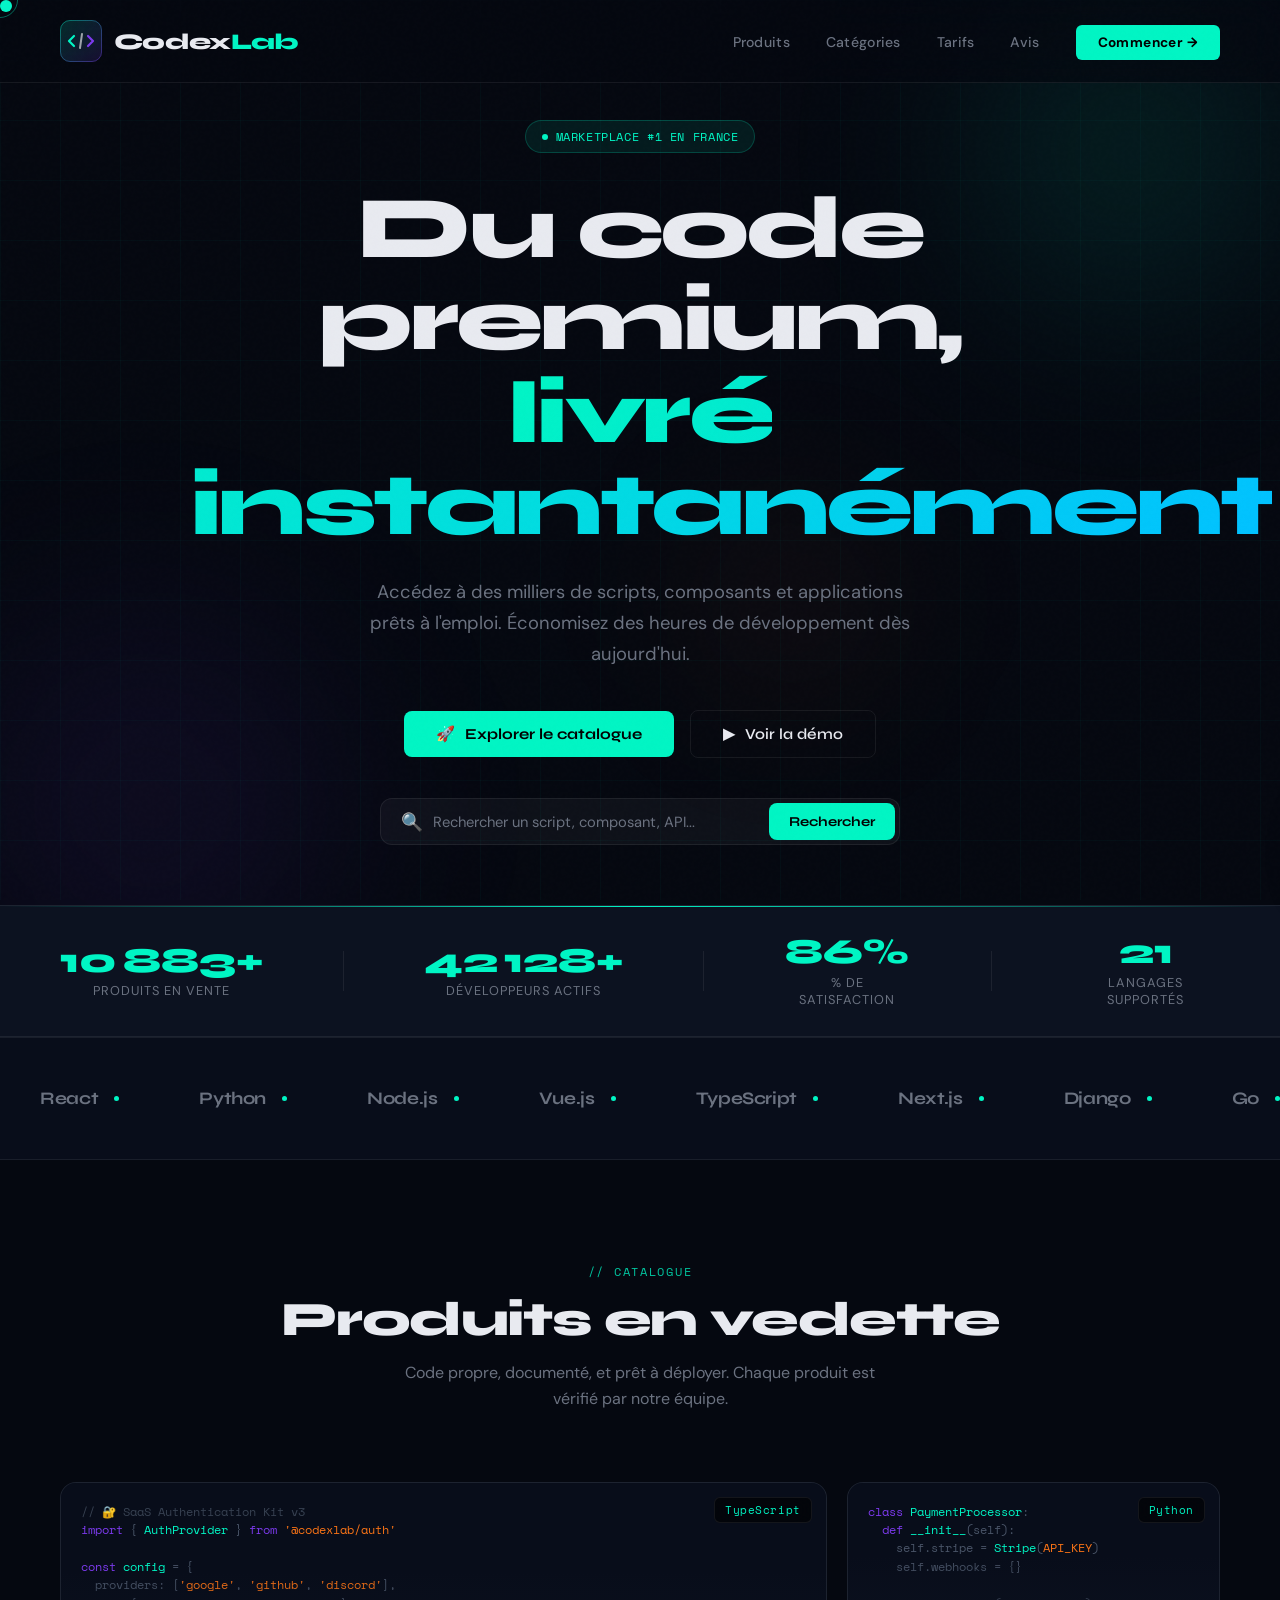
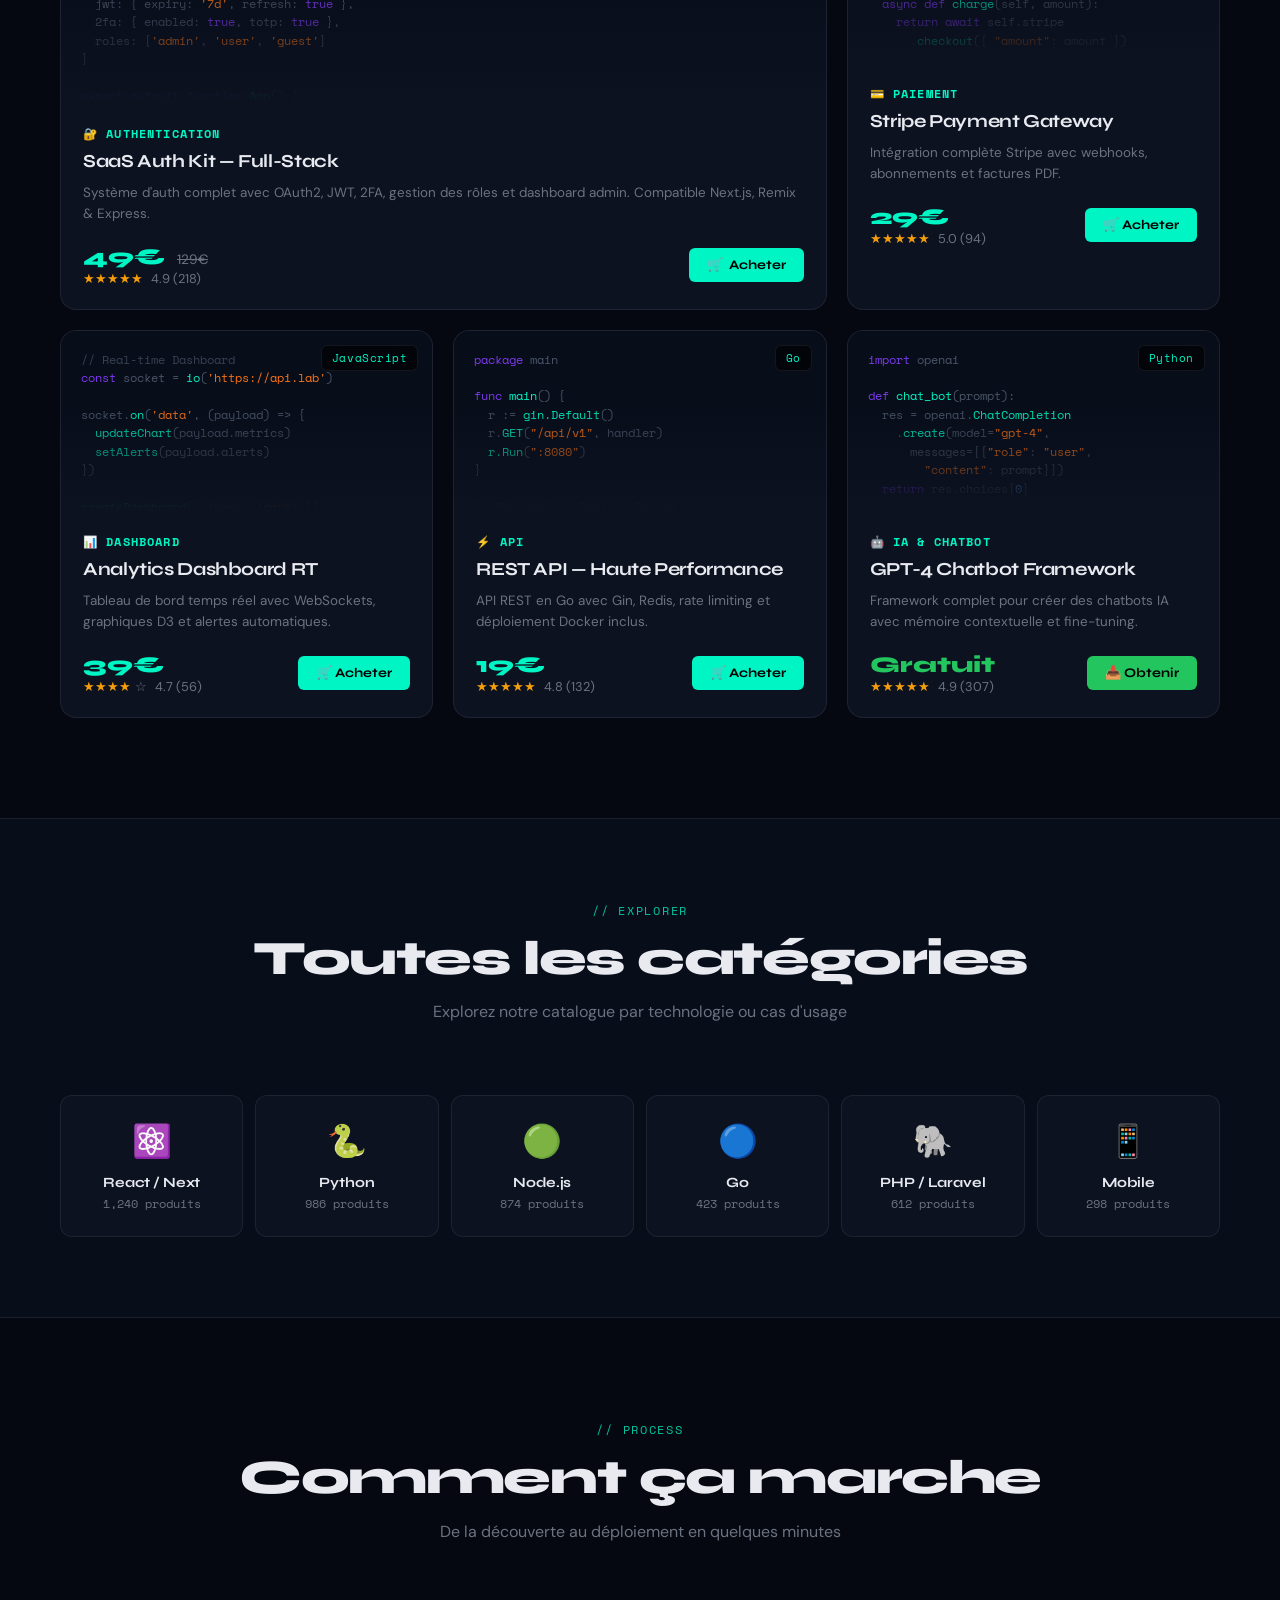
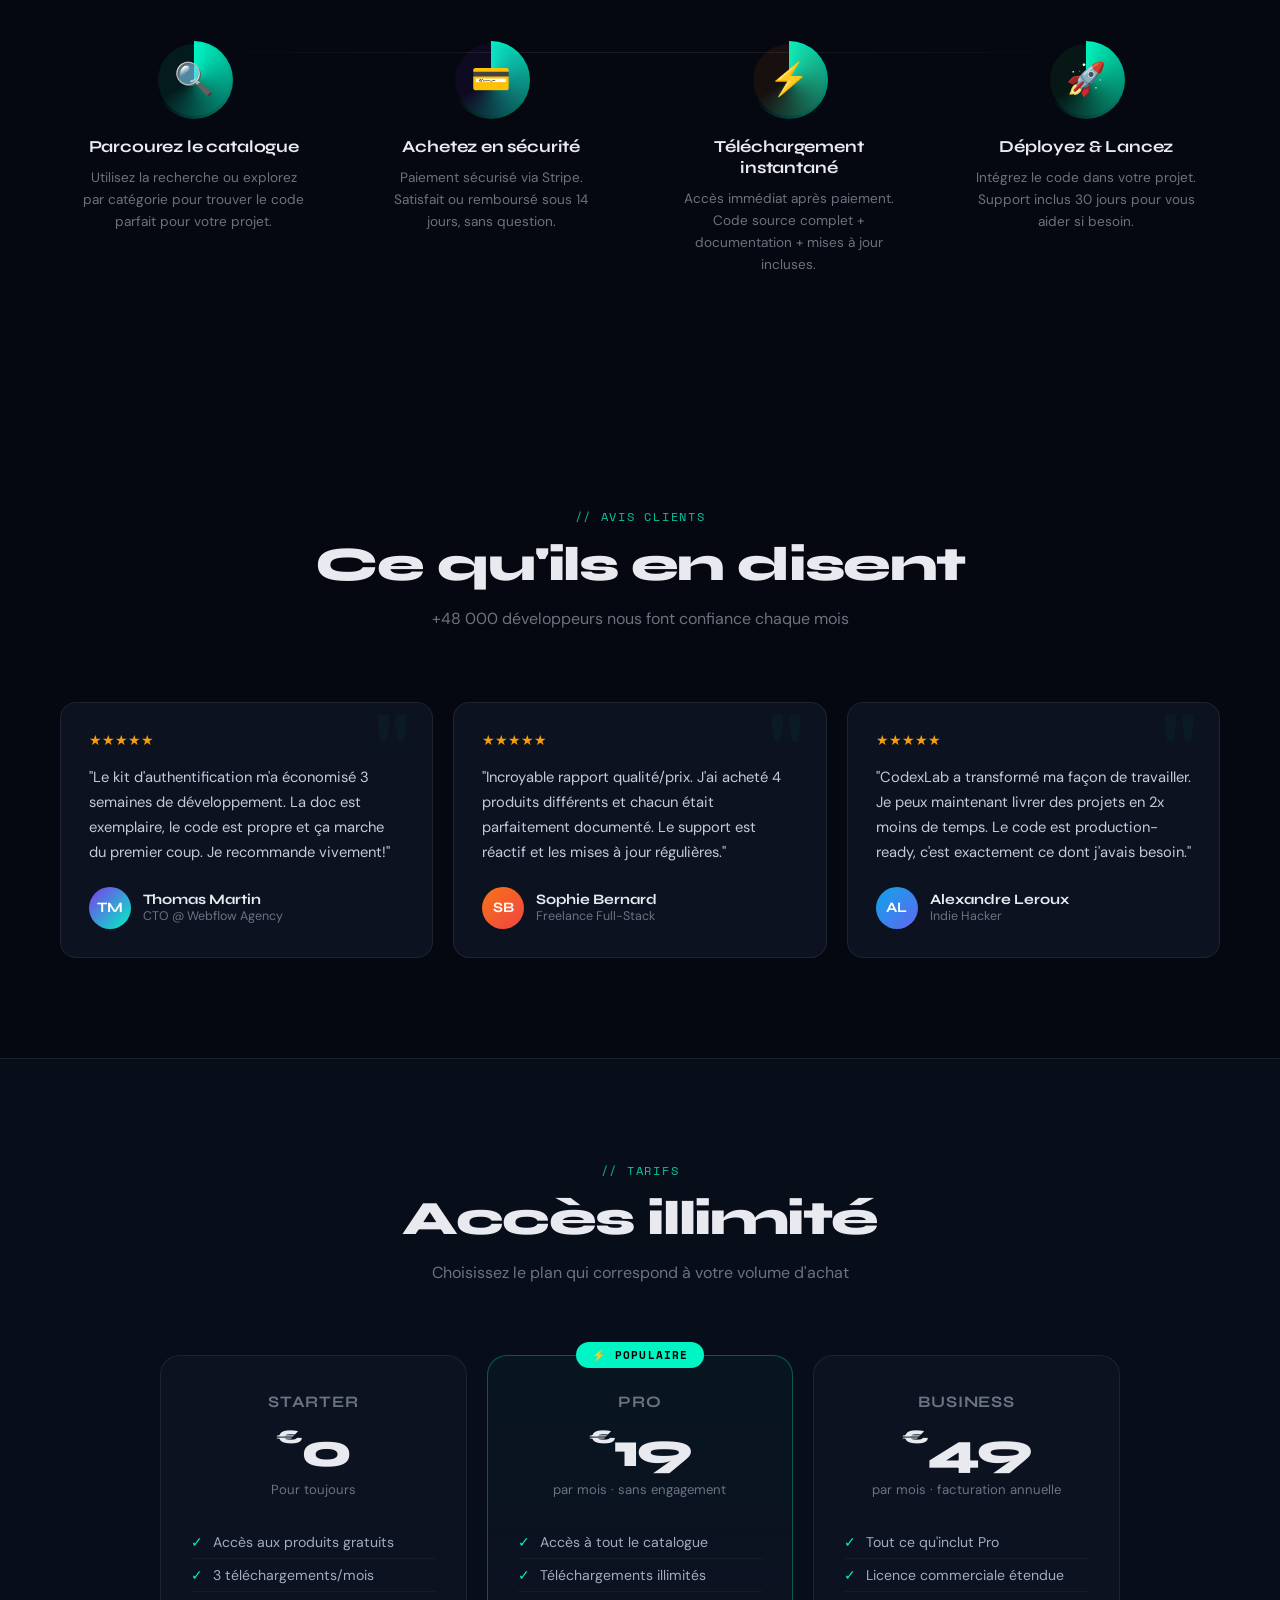
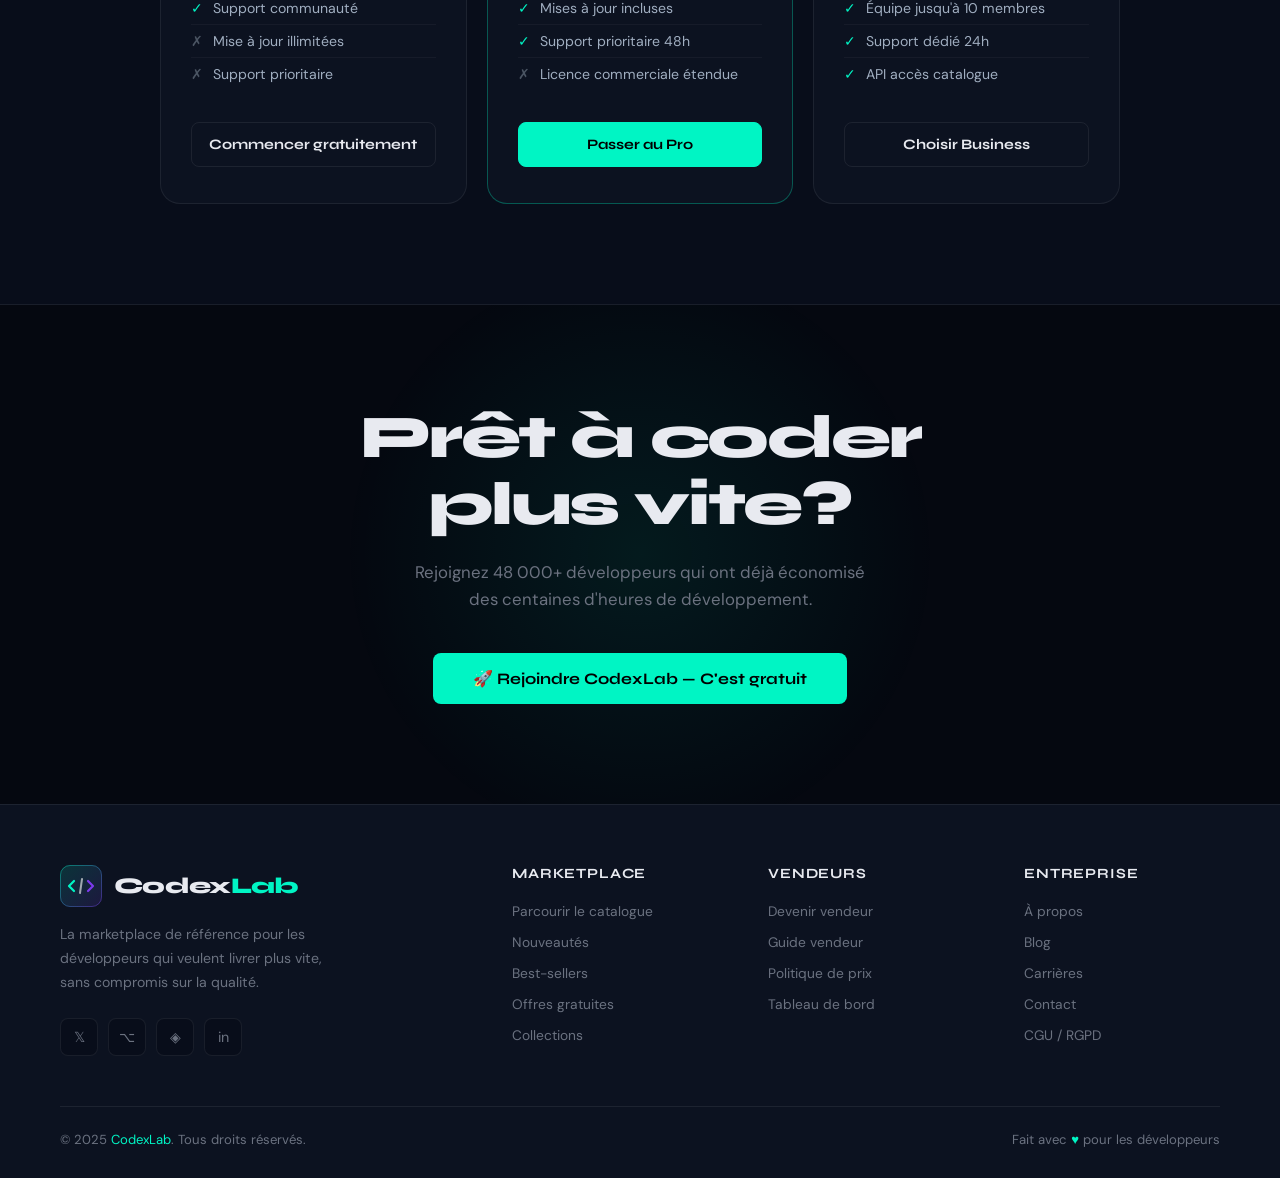
<file: codexlab.html>
<!DOCTYPE html>
<html lang="fr">
<head>
<meta charset="UTF-8">
<meta name="viewport" content="width=device-width, initial-scale=1.0">
<title>CodexLab — Premium Code Marketplace</title>
<link rel="preconnect" href="https://fonts.googleapis.com">
<link href="https://fonts.googleapis.com/css2?family=Syne:wght@400;600;700;800&family=Space+Mono:wght@400;700&family=DM+Sans:wght@300;400;500&display=swap" rel="stylesheet">
<style>
  :root {
    --bg: #050810;
    --bg2: #080d1a;
    --card: #0c1220;
    --card2: #111827;
    --accent: #00f5c4;
    --accent2: #7c3aed;
    --accent3: #f97316;
    --text: #e8eaf0;
    --muted: #6b7280;
    --border: rgba(255,255,255,0.07);
    --glow: rgba(0,245,196,0.15);
    --glow2: rgba(124,58,237,0.2);
  }

  *, *::before, *::after { margin: 0; padding: 0; box-sizing: border-box; }

  html { scroll-behavior: smooth; }

  body {
    background: var(--bg);
    color: var(--text);
    font-family: 'DM Sans', sans-serif;
    overflow-x: hidden;
    cursor: none;
  }

  /* CUSTOM CURSOR */
  .cursor {
    width: 12px; height: 12px;
    background: var(--accent);
    border-radius: 50%;
    position: fixed; top: 0; left: 0;
    pointer-events: none;
    z-index: 9999;
    transition: transform 0.1s ease;
    mix-blend-mode: screen;
  }
  .cursor-ring {
    width: 36px; height: 36px;
    border: 1.5px solid rgba(0,245,196,0.4);
    border-radius: 50%;
    position: fixed; top: 0; left: 0;
    pointer-events: none;
    z-index: 9998;
    transition: transform 0.25s ease, width 0.2s, height 0.2s, border-color 0.2s;
  }
  .cursor-ring.hover {
    width: 60px; height: 60px;
    border-color: rgba(0,245,196,0.8);
    background: rgba(0,245,196,0.05);
  }

  /* NOISE OVERLAY */
  body::before {
    content: '';
    position: fixed; inset: 0;
    background-image: url("data:image/svg+xml,%3Csvg viewBox='0 0 256 256' xmlns='http://www.w3.org/2000/svg'%3E%3Cfilter id='noise'%3E%3CfeTurbulence type='fractalNoise' baseFrequency='0.9' numOctaves='4' stitchTiles='stitch'/%3E%3C/filter%3E%3Crect width='100%25' height='100%25' filter='url(%23noise)' opacity='0.03'/%3E%3C/svg%3E");
    pointer-events: none;
    z-index: 1000;
    opacity: 0.4;
  }

  /* GRID BG */
  body::after {
    content: '';
    position: fixed; inset: 0;
    background-image:
      linear-gradient(rgba(0,245,196,0.03) 1px, transparent 1px),
      linear-gradient(90deg, rgba(0,245,196,0.03) 1px, transparent 1px);
    background-size: 60px 60px;
    pointer-events: none;
    z-index: 0;
  }

  /* NAV */
  nav {
    position: fixed; top: 0; left: 0; right: 0;
    z-index: 500;
    padding: 20px 60px;
    display: flex; align-items: center; justify-content: space-between;
    background: rgba(5,8,16,0.7);
    backdrop-filter: blur(20px);
    border-bottom: 1px solid var(--border);
    transition: all 0.3s;
  }
  nav.scrolled {
    padding: 14px 60px;
    background: rgba(5,8,16,0.92);
  }

  .logo {
    display: flex; align-items: center; gap: 12px;
    text-decoration: none;
  }
  .logo-icon {
    width: 42px; height: 42px;
    position: relative;
  }
  .logo-icon svg { width: 100%; height: 100%; }
  .logo-text {
    font-family: 'Syne', sans-serif;
    font-weight: 800;
    font-size: 1.4rem;
    letter-spacing: -0.03em;
    color: var(--text);
  }
  .logo-text span { color: var(--accent); }

  .nav-links {
    display: flex; align-items: center; gap: 36px;
    list-style: none;
  }
  .nav-links a {
    color: var(--muted);
    text-decoration: none;
    font-size: 0.88rem;
    font-weight: 500;
    letter-spacing: 0.02em;
    transition: color 0.2s;
    position: relative;
  }
  .nav-links a::after {
    content: '';
    position: absolute; bottom: -4px; left: 0; right: 0;
    height: 1px;
    background: var(--accent);
    transform: scaleX(0);
    transition: transform 0.3s;
  }
  .nav-links a:hover { color: var(--accent); }
  .nav-links a:hover::after { transform: scaleX(1); }

  .nav-cta {
    background: var(--accent);
    color: #000 !important;
    padding: 9px 22px;
    border-radius: 6px;
    font-weight: 700 !important;
    font-size: 0.85rem !important;
    letter-spacing: 0.03em !important;
    transition: all 0.2s !important;
  }
  .nav-cta::after { display: none !important; }
  .nav-cta:hover {
    background: #fff !important;
    transform: translateY(-1px);
    box-shadow: 0 8px 24px rgba(0,245,196,0.3);
  }

  /* HERO */
  .hero {
    min-height: 100vh;
    display: flex; align-items: center; justify-content: center;
    padding: 120px 60px 60px;
    position: relative;
    overflow: hidden;
  }

  .hero-orb {
    position: absolute;
    border-radius: 50%;
    filter: blur(80px);
    pointer-events: none;
  }
  .orb-1 {
    width: 500px; height: 500px;
    background: radial-gradient(circle, rgba(0,245,196,0.12), transparent 70%);
    top: -100px; right: -100px;
    animation: orbFloat1 8s ease-in-out infinite;
  }
  .orb-2 {
    width: 600px; height: 600px;
    background: radial-gradient(circle, rgba(124,58,237,0.1), transparent 70%);
    bottom: -200px; left: -150px;
    animation: orbFloat2 10s ease-in-out infinite;
  }
  .orb-3 {
    width: 300px; height: 300px;
    background: radial-gradient(circle, rgba(249,115,22,0.08), transparent 70%);
    top: 50%; left: 50%;
    animation: orbFloat3 12s ease-in-out infinite;
  }

  @keyframes orbFloat1 {
    0%, 100% { transform: translate(0, 0) scale(1); }
    50% { transform: translate(-30px, 40px) scale(1.1); }
  }
  @keyframes orbFloat2 {
    0%, 100% { transform: translate(0, 0); }
    50% { transform: translate(40px, -30px); }
  }
  @keyframes orbFloat3 {
    0%, 100% { transform: translate(-50%, -50%) scale(1); }
    33% { transform: translate(-60%, -40%) scale(1.2); }
    66% { transform: translate(-40%, -60%) scale(0.9); }
  }

  .hero-content {
    text-align: center;
    position: relative;
    z-index: 1;
    max-width: 900px;
  }

  .hero-badge {
    display: inline-flex; align-items: center; gap: 8px;
    background: rgba(0,245,196,0.08);
    border: 1px solid rgba(0,245,196,0.2);
    border-radius: 100px;
    padding: 6px 16px;
    font-size: 0.78rem;
    font-family: 'Space Mono', monospace;
    color: var(--accent);
    letter-spacing: 0.05em;
    margin-bottom: 30px;
    animation: fadeInDown 0.6s ease both;
  }
  .hero-badge .dot {
    width: 6px; height: 6px;
    background: var(--accent);
    border-radius: 50%;
    animation: pulse 2s infinite;
  }
  @keyframes pulse {
    0%, 100% { opacity: 1; transform: scale(1); }
    50% { opacity: 0.5; transform: scale(0.8); }
  }

  .hero h1 {
    font-family: 'Syne', sans-serif;
    font-weight: 800;
    font-size: clamp(3rem, 7vw, 5.5rem);
    line-height: 1.05;
    letter-spacing: -0.04em;
    margin-bottom: 24px;
    animation: fadeInDown 0.6s 0.1s ease both;
  }
  .hero h1 .line2 { display: block; }
  .hero h1 .gradient-text {
    background: linear-gradient(135deg, var(--accent) 0%, #00c2ff 50%, var(--accent2) 100%);
    -webkit-background-clip: text;
    -webkit-text-fill-color: transparent;
    background-clip: text;
    background-size: 200%;
    animation: gradientShift 4s ease infinite;
  }
  @keyframes gradientShift {
    0%, 100% { background-position: 0% 50%; }
    50% { background-position: 100% 50%; }
  }

  .hero p {
    font-size: 1.15rem;
    color: var(--muted);
    max-width: 560px;
    margin: 0 auto 40px;
    line-height: 1.7;
    animation: fadeInDown 0.6s 0.2s ease both;
  }

  .hero-ctas {
    display: flex; align-items: center; justify-content: center;
    gap: 16px;
    animation: fadeInDown 0.6s 0.3s ease both;
  }

  .btn-primary {
    display: inline-flex; align-items: center; gap: 10px;
    background: var(--accent);
    color: #000;
    padding: 14px 32px;
    border-radius: 8px;
    font-family: 'Syne', sans-serif;
    font-weight: 700;
    font-size: 0.95rem;
    text-decoration: none;
    border: none; cursor: pointer;
    position: relative; overflow: hidden;
    transition: all 0.3s;
  }
  .btn-primary::before {
    content: '';
    position: absolute; inset: 0;
    background: linear-gradient(135deg, transparent 30%, rgba(255,255,255,0.2) 50%, transparent 70%);
    transform: translateX(-100%);
    transition: transform 0.5s;
  }
  .btn-primary:hover::before { transform: translateX(100%); }
  .btn-primary:hover {
    transform: translateY(-2px);
    box-shadow: 0 12px 40px rgba(0,245,196,0.4);
  }

  .btn-secondary {
    display: inline-flex; align-items: center; gap: 10px;
    background: transparent;
    color: var(--text);
    padding: 14px 32px;
    border-radius: 8px;
    font-family: 'Syne', sans-serif;
    font-weight: 600;
    font-size: 0.95rem;
    text-decoration: none;
    border: 1px solid var(--border);
    cursor: pointer;
    transition: all 0.3s;
  }
  .btn-secondary:hover {
    border-color: rgba(255,255,255,0.2);
    background: rgba(255,255,255,0.04);
    transform: translateY(-2px);
  }

  /* STATS BAR */
  .stats-bar {
    background: var(--card);
    border-top: 1px solid var(--border);
    border-bottom: 1px solid var(--border);
    padding: 28px 60px;
    display: flex; align-items: center; justify-content: center; gap: 80px;
    position: relative;
    overflow: hidden;
  }
  .stats-bar::before {
    content: '';
    position: absolute; top: 0; left: 0; right: 0;
    height: 1px;
    background: linear-gradient(90deg, transparent, var(--accent), transparent);
    animation: scanLine 4s linear infinite;
  }
  @keyframes scanLine {
    0% { transform: translateX(-100%); }
    100% { transform: translateX(100%); }
  }

  .stat-item { text-align: center; }
  .stat-num {
    font-family: 'Syne', sans-serif;
    font-size: 2.2rem;
    font-weight: 800;
    color: var(--accent);
    line-height: 1;
    display: block;
  }
  .stat-label {
    font-size: 0.8rem;
    color: var(--muted);
    letter-spacing: 0.08em;
    text-transform: uppercase;
    margin-top: 4px;
    display: block;
  }
  .stat-divider {
    width: 1px; height: 40px;
    background: var(--border);
  }

  /* SECTION */
  section { position: relative; z-index: 1; }

  .section-header {
    text-align: center;
    margin-bottom: 70px;
  }
  .section-tag {
    display: inline-block;
    font-family: 'Space Mono', monospace;
    font-size: 0.72rem;
    color: var(--accent);
    letter-spacing: 0.15em;
    text-transform: uppercase;
    margin-bottom: 14px;
    opacity: 0.8;
  }
  .section-title {
    font-family: 'Syne', sans-serif;
    font-size: clamp(2rem, 4vw, 3rem);
    font-weight: 800;
    letter-spacing: -0.03em;
    line-height: 1.1;
  }
  .section-subtitle {
    font-size: 1rem;
    color: var(--muted);
    margin-top: 14px;
    max-width: 500px;
    margin-left: auto; margin-right: auto;
    line-height: 1.6;
  }

  /* FEATURED PRODUCTS */
  .products { padding: 100px 60px; }

  .products-grid {
    display: grid;
    grid-template-columns: repeat(3, 1fr);
    gap: 20px;
  }

  .product-card {
    background: var(--card);
    border: 1px solid var(--border);
    border-radius: 16px;
    overflow: hidden;
    transition: all 0.4s cubic-bezier(0.23, 1, 0.32, 1);
    position: relative;
    cursor: pointer;
  }
  .product-card::before {
    content: '';
    position: absolute; inset: 0;
    border-radius: 16px;
    background: radial-gradient(600px circle at var(--mouse-x, 50%) var(--mouse-y, 50%), rgba(0,245,196,0.06), transparent 40%);
    opacity: 0;
    transition: opacity 0.4s;
  }
  .product-card:hover::before { opacity: 1; }
  .product-card:hover {
    transform: translateY(-8px);
    border-color: rgba(0,245,196,0.2);
    box-shadow: 0 30px 60px rgba(0,0,0,0.5), 0 0 40px rgba(0,245,196,0.05);
  }

  .product-card.featured {
    grid-column: span 2;
    grid-row: span 1;
  }

  .card-preview {
    height: 180px;
    position: relative;
    overflow: hidden;
    background: var(--bg2);
  }
  .product-card.featured .card-preview { height: 220px; }

  .code-preview {
    padding: 20px;
    font-family: 'Space Mono', monospace;
    font-size: 0.72rem;
    line-height: 1.6;
    color: #4a5568;
    position: absolute; inset: 0;
    overflow: hidden;
  }
  .code-preview .kw { color: #7c3aed; }
  .code-preview .fn { color: #00f5c4; }
  .code-preview .str { color: #f97316; }
  .code-preview .cm { color: #374151; }
  .code-preview .num { color: #60a5fa; }

  .preview-overlay {
    position: absolute; inset: 0;
    background: linear-gradient(to bottom, transparent 40%, var(--card) 100%);
  }

  .card-lang-badge {
    position: absolute; top: 14px; right: 14px;
    background: rgba(0,0,0,0.6);
    backdrop-filter: blur(10px);
    border: 1px solid var(--border);
    border-radius: 6px;
    padding: 4px 10px;
    font-family: 'Space Mono', monospace;
    font-size: 0.68rem;
    color: var(--accent);
    letter-spacing: 0.05em;
  }

  .card-body { padding: 22px; }

  .card-category {
    font-size: 0.72rem;
    color: var(--accent);
    letter-spacing: 0.1em;
    text-transform: uppercase;
    font-weight: 600;
    margin-bottom: 8px;
    font-family: 'Space Mono', monospace;
  }

  .card-title {
    font-family: 'Syne', sans-serif;
    font-size: 1.15rem;
    font-weight: 700;
    margin-bottom: 10px;
    letter-spacing: -0.02em;
  }

  .card-desc {
    font-size: 0.84rem;
    color: var(--muted);
    line-height: 1.6;
    margin-bottom: 18px;
  }

  .card-footer {
    display: flex; align-items: center; justify-content: space-between;
  }

  .card-price {
    font-family: 'Syne', sans-serif;
    font-size: 1.4rem;
    font-weight: 800;
    color: var(--accent);
  }
  .card-price .free { color: #22c55e; }
  .card-price-old {
    font-size: 0.85rem;
    color: var(--muted);
    text-decoration: line-through;
    margin-left: 6px;
    font-weight: 400;
  }

  .card-stars {
    display: flex; align-items: center; gap: 4px;
    font-size: 0.8rem;
    color: var(--muted);
  }
  .card-stars .star { color: #f59e0b; }

  .card-buy {
    background: var(--accent);
    color: #000;
    border: none;
    border-radius: 6px;
    padding: 9px 18px;
    font-family: 'Syne', sans-serif;
    font-weight: 700;
    font-size: 0.82rem;
    cursor: pointer;
    transition: all 0.2s;
    display: flex; align-items: center; gap: 6px;
  }
  .card-buy:hover {
    background: #fff;
    transform: scale(1.05);
  }

  /* CATEGORIES */
  .categories { padding: 80px 60px; background: var(--bg2); border-top: 1px solid var(--border); border-bottom: 1px solid var(--border); }

  .categories-grid {
    display: grid;
    grid-template-columns: repeat(6, 1fr);
    gap: 12px;
  }

  .cat-card {
    background: var(--card);
    border: 1px solid var(--border);
    border-radius: 12px;
    padding: 24px 16px;
    text-align: center;
    cursor: pointer;
    transition: all 0.3s;
    position: relative;
    overflow: hidden;
  }
  .cat-card::after {
    content: '';
    position: absolute; bottom: 0; left: 0; right: 0;
    height: 2px;
    background: var(--cat-color, var(--accent));
    transform: scaleX(0);
    transition: transform 0.3s;
    transform-origin: left;
  }
  .cat-card:hover::after { transform: scaleX(1); }
  .cat-card:hover {
    border-color: rgba(255,255,255,0.15);
    transform: translateY(-4px);
    background: var(--card2);
  }

  .cat-icon {
    font-size: 2rem;
    margin-bottom: 12px;
    display: block;
  }
  .cat-name {
    font-family: 'Syne', sans-serif;
    font-size: 0.88rem;
    font-weight: 700;
    margin-bottom: 4px;
    letter-spacing: -0.01em;
  }
  .cat-count {
    font-size: 0.75rem;
    color: var(--muted);
    font-family: 'Space Mono', monospace;
  }

  /* HOW IT WORKS */
  .how-it-works { padding: 100px 60px; }

  .steps-grid {
    display: grid;
    grid-template-columns: repeat(4, 1fr);
    gap: 30px;
    position: relative;
  }
  .steps-grid::before {
    content: '';
    position: absolute;
    top: 38px; left: 10%; right: 10%;
    height: 1px;
    background: linear-gradient(90deg, transparent, var(--border), var(--border), transparent);
    z-index: 0;
  }

  .step-card {
    text-align: center;
    position: relative;
    z-index: 1;
    padding: 30px 20px;
    opacity: 0;
    transform: translateY(30px);
    transition: all 0.5s ease;
  }
  .step-card.visible {
    opacity: 1;
    transform: translateY(0);
  }

  .step-num {
    width: 72px; height: 72px;
    border-radius: 50%;
    display: flex; align-items: center; justify-content: center;
    font-family: 'Space Mono', monospace;
    font-size: 1.3rem;
    font-weight: 700;
    margin: 0 auto 20px;
    position: relative;
  }
  .step-num::before {
    content: '';
    position: absolute; inset: -3px;
    border-radius: 50%;
    background: conic-gradient(var(--accent) 0deg, transparent 240deg);
    z-index: -1;
    animation: rotateConic 6s linear infinite;
  }
  @keyframes rotateConic {
    to { transform: rotate(360deg); }
  }

  .step-icon {
    font-size: 2rem;
    display: block;
    margin-bottom: 4px;
  }
  .step-title {
    font-family: 'Syne', sans-serif;
    font-size: 1.05rem;
    font-weight: 700;
    margin-bottom: 10px;
    letter-spacing: -0.01em;
  }
  .step-desc { font-size: 0.85rem; color: var(--muted); line-height: 1.6; }

  /* MARQUEE */
  .marquee-section {
    padding: 50px 0;
    overflow: hidden;
    border-top: 1px solid var(--border);
    border-bottom: 1px solid var(--border);
    background: var(--bg2);
  }
  .marquee-track {
    display: flex;
    gap: 0;
    animation: marquee 25s linear infinite;
    width: max-content;
  }
  .marquee-track.reverse { animation: marqueeReverse 20s linear infinite; }
  @keyframes marquee {
    to { transform: translateX(-50%); }
  }
  @keyframes marqueeReverse {
    to { transform: translateX(50%); }
  }
  .marquee-item {
    display: inline-flex; align-items: center; gap: 16px;
    padding: 0 40px;
    font-family: 'Syne', sans-serif;
    font-size: 1.1rem;
    font-weight: 700;
    color: var(--muted);
    letter-spacing: -0.02em;
    white-space: nowrap;
  }
  .marquee-item .dot {
    width: 5px; height: 5px;
    background: var(--accent);
    border-radius: 50%;
  }

  /* TESTIMONIALS */
  .testimonials { padding: 100px 60px; }

  .testimonials-grid {
    display: grid;
    grid-template-columns: repeat(3, 1fr);
    gap: 20px;
  }

  .testi-card {
    background: var(--card);
    border: 1px solid var(--border);
    border-radius: 16px;
    padding: 28px;
    transition: all 0.3s;
    position: relative;
    overflow: hidden;
  }
  .testi-card::before {
    content: '"';
    position: absolute;
    top: -10px; right: 20px;
    font-size: 8rem;
    font-family: 'Syne', sans-serif;
    color: rgba(0,245,196,0.04);
    line-height: 1;
    pointer-events: none;
  }
  .testi-card:hover {
    border-color: rgba(0,245,196,0.15);
    transform: translateY(-4px);
    box-shadow: 0 20px 40px rgba(0,0,0,0.3);
  }

  .testi-stars { display: flex; gap: 3px; margin-bottom: 16px; }
  .testi-stars span { color: #f59e0b; font-size: 0.9rem; }

  .testi-text {
    font-size: 0.92rem;
    line-height: 1.7;
    color: #c5cad8;
    margin-bottom: 22px;
  }

  .testi-author { display: flex; align-items: center; gap: 12px; }
  .testi-avatar {
    width: 42px; height: 42px;
    border-radius: 50%;
    background: linear-gradient(135deg, var(--accent2), var(--accent));
    display: flex; align-items: center; justify-content: center;
    font-family: 'Syne', sans-serif;
    font-weight: 700;
    font-size: 0.9rem;
    color: #fff;
    flex-shrink: 0;
  }
  .testi-name {
    font-family: 'Syne', sans-serif;
    font-weight: 700;
    font-size: 0.9rem;
  }
  .testi-role { font-size: 0.78rem; color: var(--muted); }

  /* PRICING */
  .pricing { padding: 100px 60px; background: var(--bg2); border-top: 1px solid var(--border); border-bottom: 1px solid var(--border); }

  .pricing-grid {
    display: grid;
    grid-template-columns: repeat(3, 1fr);
    gap: 20px;
    max-width: 960px;
    margin: 0 auto;
  }

  .price-card {
    background: var(--card);
    border: 1px solid var(--border);
    border-radius: 20px;
    padding: 36px 30px;
    text-align: center;
    transition: all 0.3s;
    position: relative;
  }
  .price-card.popular {
    border-color: rgba(0,245,196,0.3);
    background: linear-gradient(180deg, rgba(0,245,196,0.04) 0%, var(--card) 50%);
    transform: scale(1.05);
  }
  .price-card:hover {
    transform: translateY(-8px);
    box-shadow: 0 30px 60px rgba(0,0,0,0.4);
  }
  .price-card.popular:hover { transform: scale(1.05) translateY(-8px); }

  .popular-badge {
    position: absolute; top: -14px; left: 50%; transform: translateX(-50%);
    background: var(--accent);
    color: #000;
    font-family: 'Space Mono', monospace;
    font-size: 0.68rem;
    font-weight: 700;
    letter-spacing: 0.1em;
    padding: 5px 16px;
    border-radius: 100px;
    white-space: nowrap;
  }

  .price-name {
    font-family: 'Syne', sans-serif;
    font-size: 1rem;
    font-weight: 700;
    letter-spacing: 0.05em;
    text-transform: uppercase;
    color: var(--muted);
    margin-bottom: 16px;
  }

  .price-amount {
    font-family: 'Syne', sans-serif;
    font-size: 3rem;
    font-weight: 800;
    color: var(--text);
    letter-spacing: -0.04em;
    line-height: 1;
    margin-bottom: 6px;
  }
  .price-amount sup { font-size: 1.2rem; vertical-align: top; margin-top: 8px; }
  .price-period {
    font-size: 0.82rem;
    color: var(--muted);
    margin-bottom: 28px;
  }

  .price-features {
    list-style: none;
    margin-bottom: 32px;
    text-align: left;
  }
  .price-features li {
    display: flex; align-items: flex-start; gap: 10px;
    font-size: 0.88rem;
    color: #a0aec0;
    padding: 7px 0;
    border-bottom: 1px solid rgba(255,255,255,0.04);
  }
  .price-features li:last-child { border-bottom: none; }
  .price-features .check { color: var(--accent); flex-shrink: 0; }
  .price-features .cross { color: #4b5563; flex-shrink: 0; }

  .price-btn {
    width: 100%;
    padding: 13px;
    border-radius: 8px;
    font-family: 'Syne', sans-serif;
    font-weight: 700;
    font-size: 0.9rem;
    cursor: pointer;
    transition: all 0.2s;
    border: 1px solid var(--border);
    background: transparent;
    color: var(--text);
  }
  .price-btn:hover {
    background: rgba(255,255,255,0.06);
    border-color: rgba(255,255,255,0.2);
    transform: translateY(-1px);
  }
  .price-btn.primary {
    background: var(--accent);
    color: #000;
    border-color: var(--accent);
  }
  .price-btn.primary:hover {
    background: #fff;
    border-color: #fff;
    box-shadow: 0 8px 24px rgba(0,245,196,0.3);
  }

  /* CTA BANNER */
  .cta-banner {
    padding: 100px 60px;
    text-align: center;
    position: relative;
    overflow: hidden;
  }
  .cta-banner::before {
    content: '';
    position: absolute;
    width: 600px; height: 600px;
    background: radial-gradient(circle, rgba(0,245,196,0.08), transparent 70%);
    top: 50%; left: 50%;
    transform: translate(-50%, -50%);
    pointer-events: none;
  }

  .cta-banner h2 {
    font-family: 'Syne', sans-serif;
    font-size: clamp(2.2rem, 5vw, 3.8rem);
    font-weight: 800;
    letter-spacing: -0.04em;
    line-height: 1.1;
    margin-bottom: 20px;
    position: relative;
  }
  .cta-banner p {
    font-size: 1.05rem;
    color: var(--muted);
    max-width: 460px;
    margin: 0 auto 40px;
    line-height: 1.6;
    position: relative;
  }

  /* FOOTER */
  footer {
    border-top: 1px solid var(--border);
    padding: 60px 60px 30px;
    background: var(--card);
  }
  .footer-grid {
    display: grid;
    grid-template-columns: 2fr 1fr 1fr 1fr;
    gap: 60px;
    margin-bottom: 50px;
  }
  .footer-brand p {
    font-size: 0.88rem;
    color: var(--muted);
    line-height: 1.7;
    margin: 16px 0 24px;
    max-width: 280px;
  }
  .footer-social {
    display: flex; gap: 10px;
  }
  .social-btn {
    width: 38px; height: 38px;
    border-radius: 8px;
    background: var(--bg2);
    border: 1px solid var(--border);
    display: flex; align-items: center; justify-content: center;
    color: var(--muted);
    font-size: 0.9rem;
    cursor: pointer;
    text-decoration: none;
    transition: all 0.2s;
  }
  .social-btn:hover {
    border-color: var(--accent);
    color: var(--accent);
    background: rgba(0,245,196,0.05);
    transform: translateY(-2px);
  }
  .footer-col h4 {
    font-family: 'Syne', sans-serif;
    font-size: 0.88rem;
    font-weight: 700;
    letter-spacing: 0.06em;
    text-transform: uppercase;
    color: var(--text);
    margin-bottom: 18px;
  }
  .footer-col ul { list-style: none; }
  .footer-col li { margin-bottom: 10px; }
  .footer-col a {
    font-size: 0.86rem;
    color: var(--muted);
    text-decoration: none;
    transition: color 0.2s;
  }
  .footer-col a:hover { color: var(--accent); }

  .footer-bottom {
    padding-top: 24px;
    border-top: 1px solid var(--border);
    display: flex; align-items: center; justify-content: space-between;
  }
  .footer-bottom p { font-size: 0.82rem; color: var(--muted); }
  .footer-bottom span { color: var(--accent); }

  /* ANIMATIONS */
  @keyframes fadeInDown {
    from { opacity: 0; transform: translateY(-20px); }
    to { opacity: 1; transform: translateY(0); }
  }

  .reveal {
    opacity: 0;
    transform: translateY(40px);
    transition: opacity 0.6s ease, transform 0.6s ease;
  }
  .reveal.visible {
    opacity: 1;
    transform: translateY(0);
  }
  .reveal-delay-1 { transition-delay: 0.1s; }
  .reveal-delay-2 { transition-delay: 0.2s; }
  .reveal-delay-3 { transition-delay: 0.3s; }
  .reveal-delay-4 { transition-delay: 0.4s; }
  .reveal-delay-5 { transition-delay: 0.5s; }

  /* COUNTER */
  .counter { display: inline-block; }

  /* TOAST */
  .toast {
    position: fixed; bottom: 30px; right: 30px;
    background: var(--card);
    border: 1px solid rgba(0,245,196,0.3);
    border-radius: 12px;
    padding: 16px 22px;
    display: flex; align-items: center; gap: 12px;
    z-index: 9000;
    transform: translateX(120%);
    transition: transform 0.4s cubic-bezier(0.23, 1, 0.32, 1);
    box-shadow: 0 20px 40px rgba(0,0,0,0.4);
    max-width: 320px;
  }
  .toast.show { transform: translateX(0); }
  .toast-icon { font-size: 1.3rem; }
  .toast-text { font-size: 0.88rem; line-height: 1.4; }
  .toast-text strong { font-family: 'Syne', sans-serif; display: block; color: var(--accent); }

  /* SEARCH BAR */
  .hero-search {
    display: flex; align-items: center;
    max-width: 520px; margin: 40px auto 0;
    background: rgba(255,255,255,0.04);
    border: 1px solid var(--border);
    border-radius: 12px;
    padding: 4px 4px 4px 20px;
    gap: 10px;
    transition: border-color 0.3s, box-shadow 0.3s;
    animation: fadeInDown 0.6s 0.4s ease both;
  }
  .hero-search:focus-within {
    border-color: rgba(0,245,196,0.3);
    box-shadow: 0 0 0 4px rgba(0,245,196,0.06);
  }
  .hero-search input {
    flex: 1; background: none; border: none; outline: none;
    font-size: 0.92rem; color: var(--text);
    font-family: 'DM Sans', sans-serif;
  }
  .hero-search input::placeholder { color: var(--muted); }
  .search-btn {
    background: var(--accent);
    color: #000;
    border: none;
    border-radius: 8px;
    padding: 10px 20px;
    font-family: 'Syne', sans-serif;
    font-weight: 700;
    font-size: 0.85rem;
    cursor: pointer;
    transition: all 0.2s;
  }
  .search-btn:hover { background: #fff; }

  /* FLOATING PARTICLES */
  .particle {
    position: fixed;
    pointer-events: none;
    border-radius: 50%;
    z-index: 2;
    animation: particleFloat linear infinite;
  }
  @keyframes particleFloat {
    0% { transform: translateY(100vh) rotate(0deg); opacity: 0; }
    10% { opacity: 1; }
    90% { opacity: 1; }
    100% { transform: translateY(-100px) rotate(360deg); opacity: 0; }
  }

  /* RESPONSIVE */
  @media (max-width: 1100px) {
    .products-grid { grid-template-columns: repeat(2, 1fr); }
    .product-card.featured { grid-column: span 2; }
    .categories-grid { grid-template-columns: repeat(3, 1fr); }
    .steps-grid { grid-template-columns: repeat(2, 1fr); }
    .steps-grid::before { display: none; }
    .pricing-grid { grid-template-columns: repeat(2, 1fr); }
    .footer-grid { grid-template-columns: 1fr 1fr; gap: 40px; }
  }
  @media (max-width: 768px) {
    nav { padding: 16px 24px; }
    .nav-links { display: none; }
    .hero { padding: 100px 24px 50px; }
    .stats-bar { padding: 24px; gap: 30px; flex-wrap: wrap; }
    .products { padding: 60px 24px; }
    .products-grid { grid-template-columns: 1fr; }
    .product-card.featured { grid-column: span 1; }
    .categories { padding: 60px 24px; }
    .categories-grid { grid-template-columns: repeat(2, 1fr); }
    .steps-grid { grid-template-columns: 1fr; }
    .testimonials { padding: 60px 24px; }
    .testimonials-grid { grid-template-columns: 1fr; }
    .pricing { padding: 60px 24px; }
    .pricing-grid { grid-template-columns: 1fr; }
    .price-card.popular { transform: scale(1); }
    .footer-grid { grid-template-columns: 1fr; gap: 30px; }
    footer { padding: 40px 24px 20px; }
  }
</style>
</head>
<body>

<!-- CURSOR -->
<div class="cursor" id="cursor"></div>
<div class="cursor-ring" id="cursorRing"></div>

<!-- TOAST -->
<div class="toast" id="toast">
  <div class="toast-icon">🛒</div>
  <div class="toast-text">
    <strong>Ajouté au panier!</strong>
    Accès immédiat après paiement
  </div>
</div>

<!-- NAV -->
<nav id="navbar">
  <a href="#" class="logo">
    <div class="logo-icon">
      <svg viewBox="0 0 42 42" fill="none" xmlns="http://www.w3.org/2000/svg">
        <defs>
          <linearGradient id="lg1" x1="0" y1="0" x2="42" y2="42" gradientUnits="userSpaceOnUse">
            <stop offset="0%" stop-color="#00f5c4"/>
            <stop offset="100%" stop-color="#7c3aed"/>
          </linearGradient>
        </defs>
        <rect width="42" height="42" rx="10" fill="url(#lg1)" opacity="0.15"/>
        <rect x="0.5" y="0.5" width="41" height="41" rx="9.5" stroke="url(#lg1)" stroke-opacity="0.4"/>
        <!-- Code brackets -->
        <path d="M14 16L9 21L14 26" stroke="#00f5c4" stroke-width="2.2" stroke-linecap="round" stroke-linejoin="round"/>
        <path d="M28 16L33 21L28 26" stroke="#7c3aed" stroke-width="2.2" stroke-linecap="round" stroke-linejoin="round"/>
        <!-- Slash -->
        <path d="M22 14L20 28" stroke="white" stroke-width="2" stroke-linecap="round" opacity="0.6"/>
      </svg>
    </div>
    <span class="logo-text">Codex<span>Lab</span></span>
  </a>

  <ul class="nav-links">
    <li><a href="#products">Produits</a></li>
    <li><a href="#categories">Catégories</a></li>
    <li><a href="#pricing">Tarifs</a></li>
    <li><a href="#testimonials">Avis</a></li>
    <li><a href="#" class="nav-cta">Commencer →</a></li>
  </ul>
</nav>

<!-- HERO -->
<section class="hero">
  <div class="hero-orb orb-1"></div>
  <div class="hero-orb orb-2"></div>
  <div class="hero-orb orb-3"></div>

  <div class="hero-content">
    <div class="hero-badge">
      <span class="dot"></span>
      MARKETPLACE #1 EN FRANCE
    </div>

    <h1>
      Du code premium,<br>
      <span class="line2"><span class="gradient-text">livré instantanément</span></span>
    </h1>

    <p>Accédez à des milliers de scripts, composants et applications prêts à l'emploi. Économisez des heures de développement dès aujourd'hui.</p>

    <div class="hero-ctas">
      <a href="#products" class="btn-primary">
        <span>🚀</span> Explorer le catalogue
      </a>
      <a href="#" class="btn-secondary">
        <span>▶</span> Voir la démo
      </a>
    </div>

    <div class="hero-search">
      <span style="color:var(--muted);font-size:1.1rem;">🔍</span>
      <input type="text" placeholder="Rechercher un script, composant, API..." id="searchInput">
      <button class="search-btn" onclick="handleSearch()">Rechercher</button>
    </div>
  </div>
</section>

<!-- STATS -->
<div class="stats-bar">
  <div class="stat-item">
    <span class="stat-num counter" data-target="12400">0</span>
    <span class="stat-label">Produits en vente</span>
  </div>
  <div class="stat-divider"></div>
  <div class="stat-item">
    <span class="stat-num counter" data-target="48000">0</span>
    <span class="stat-label">Développeurs actifs</span>
  </div>
  <div class="stat-divider"></div>
  <div class="stat-item">
    <span class="stat-num counter" data-target="99">0</span>
    <span class="stat-label">% de satisfaction</span>
  </div>
  <div class="stat-divider"></div>
  <div class="stat-item">
    <span class="stat-num counter" data-target="24">0</span>
    <span class="stat-label">Langages supportés</span>
  </div>
</div>

<!-- MARQUEE -->
<div class="marquee-section">
  <div class="marquee-track">
    <span class="marquee-item">React <span class="dot"></span></span>
    <span class="marquee-item">Python <span class="dot"></span></span>
    <span class="marquee-item">Node.js <span class="dot"></span></span>
    <span class="marquee-item">Vue.js <span class="dot"></span></span>
    <span class="marquee-item">TypeScript <span class="dot"></span></span>
    <span class="marquee-item">Next.js <span class="dot"></span></span>
    <span class="marquee-item">Django <span class="dot"></span></span>
    <span class="marquee-item">Go <span class="dot"></span></span>
    <span class="marquee-item">Rust <span class="dot"></span></span>
    <span class="marquee-item">Svelte <span class="dot"></span></span>
    <span class="marquee-item">Laravel <span class="dot"></span></span>
    <span class="marquee-item">Flutter <span class="dot"></span></span>
    <span class="marquee-item">React <span class="dot"></span></span>
    <span class="marquee-item">Python <span class="dot"></span></span>
    <span class="marquee-item">Node.js <span class="dot"></span></span>
    <span class="marquee-item">Vue.js <span class="dot"></span></span>
    <span class="marquee-item">TypeScript <span class="dot"></span></span>
    <span class="marquee-item">Next.js <span class="dot"></span></span>
    <span class="marquee-item">Django <span class="dot"></span></span>
    <span class="marquee-item">Go <span class="dot"></span></span>
    <span class="marquee-item">Rust <span class="dot"></span></span>
    <span class="marquee-item">Svelte <span class="dot"></span></span>
    <span class="marquee-item">Laravel <span class="dot"></span></span>
    <span class="marquee-item">Flutter <span class="dot"></span></span>
  </div>
</div>

<!-- PRODUCTS -->
<section class="products" id="products">
  <div class="section-header reveal">
    <div class="section-tag">// Catalogue</div>
    <h2 class="section-title">Produits en vedette</h2>
    <p class="section-subtitle">Code propre, documenté, et prêt à déployer. Chaque produit est vérifié par notre équipe.</p>
  </div>

  <div class="products-grid">
    <!-- Featured card -->
    <div class="product-card featured reveal">
      <div class="card-preview">
        <div class="code-preview">
          <span class="cm">// 🔐 SaaS Authentication Kit v3</span><br>
          <span class="kw">import</span> { <span class="fn">AuthProvider</span> } <span class="kw">from</span> <span class="str">'@codexlab/auth'</span><br><br>
          <span class="kw">const</span> <span class="fn">config</span> = {<br>
          &nbsp;&nbsp;providers: [<span class="str">'google'</span>, <span class="str">'github'</span>, <span class="str">'discord'</span>],<br>
          &nbsp;&nbsp;jwt: { expiry: <span class="str">'7d'</span>, refresh: <span class="kw">true</span> },<br>
          &nbsp;&nbsp;2fa: { enabled: <span class="kw">true</span>, totp: <span class="kw">true</span> },<br>
          &nbsp;&nbsp;roles: [<span class="str">'admin'</span>, <span class="str">'user'</span>, <span class="str">'guest'</span>]<br>
          }<br><br>
          <span class="kw">export default function</span> <span class="fn">App</span>() {<br>
          &nbsp;&nbsp;<span class="kw">return</span> &lt;<span class="fn">AuthProvider</span> config={config}&gt;<br>
          &nbsp;&nbsp;&nbsp;&nbsp;&lt;<span class="fn">Dashboard</span> /&gt;<br>
          &nbsp;&nbsp;&lt;/<span class="fn">AuthProvider</span>&gt;<br>
          }
        </div>
        <div class="preview-overlay"></div>
        <span class="card-lang-badge">TypeScript</span>
      </div>
      <div class="card-body">
        <div class="card-category">🔐 Authentication</div>
        <div class="card-title">SaaS Auth Kit — Full-Stack</div>
        <div class="card-desc">Système d'auth complet avec OAuth2, JWT, 2FA, gestion des rôles et dashboard admin. Compatible Next.js, Remix & Express.</div>
        <div class="card-footer">
          <div>
            <div style="display:flex;align-items:baseline;gap:6px;">
              <span class="card-price">49€</span>
              <span class="card-price-old">129€</span>
            </div>
            <div class="card-stars">
              <span class="star">★★★★★</span> <span style="margin-left:4px">4.9 (218)</span>
            </div>
          </div>
          <button class="card-buy" onclick="addToCart('SaaS Auth Kit')">
            <span>🛒</span> Acheter
          </button>
        </div>
      </div>
    </div>

    <!-- Regular cards -->
    <div class="product-card reveal reveal-delay-1">
      <div class="card-preview">
        <div class="code-preview">
          <span class="kw">class</span> <span class="fn">PaymentProcessor</span>:<br>
          &nbsp;&nbsp;<span class="kw">def</span> <span class="fn">__init__</span>(self):<br>
          &nbsp;&nbsp;&nbsp;&nbsp;self.stripe = <span class="fn">Stripe</span>(<span class="str">API_KEY</span>)<br>
          &nbsp;&nbsp;&nbsp;&nbsp;self.webhooks = {}<br><br>
          &nbsp;&nbsp;<span class="kw">async def</span> <span class="fn">charge</span>(self, amount):<br>
          &nbsp;&nbsp;&nbsp;&nbsp;<span class="kw">return await</span> self.stripe<br>
          &nbsp;&nbsp;&nbsp;&nbsp;&nbsp;&nbsp;.<span class="fn">checkout</span>({ <span class="str">"amount"</span>: amount })
        </div>
        <div class="preview-overlay"></div>
        <span class="card-lang-badge">Python</span>
      </div>
      <div class="card-body">
        <div class="card-category">💳 Paiement</div>
        <div class="card-title">Stripe Payment Gateway</div>
        <div class="card-desc">Intégration complète Stripe avec webhooks, abonnements et factures PDF.</div>
        <div class="card-footer">
          <div>
            <span class="card-price">29€</span>
            <div class="card-stars"><span class="star">★★★★★</span> <span style="margin-left:4px">5.0 (94)</span></div>
          </div>
          <button class="card-buy" onclick="addToCart('Stripe Gateway')">🛒 Acheter</button>
        </div>
      </div>
    </div>

    <div class="product-card reveal reveal-delay-2">
      <div class="card-preview">
        <div class="code-preview">
          <span class="cm">// Real-time Dashboard</span><br>
          <span class="kw">const</span> socket = <span class="fn">io</span>(<span class="str">'https://api.lab'</span>)<br><br>
          socket.<span class="fn">on</span>(<span class="str">'data'</span>, (payload) => {<br>
          &nbsp;&nbsp;<span class="fn">updateChart</span>(payload.metrics)<br>
          &nbsp;&nbsp;<span class="fn">setAlerts</span>(payload.alerts)<br>
          })<br><br>
          <span class="fn">createDashboard</span>({ theme: <span class="str">'dark'</span> })
        </div>
        <div class="preview-overlay"></div>
        <span class="card-lang-badge">JavaScript</span>
      </div>
      <div class="card-body">
        <div class="card-category">📊 Dashboard</div>
        <div class="card-title">Analytics Dashboard RT</div>
        <div class="card-desc">Tableau de bord temps réel avec WebSockets, graphiques D3 et alertes automatiques.</div>
        <div class="card-footer">
          <div>
            <span class="card-price">39€</span>
            <div class="card-stars"><span class="star">★★★★</span>☆ <span style="margin-left:4px">4.7 (56)</span></div>
          </div>
          <button class="card-buy" onclick="addToCart('Analytics Dashboard')">🛒 Acheter</button>
        </div>
      </div>
    </div>

    <div class="product-card reveal reveal-delay-3">
      <div class="card-preview">
        <div class="code-preview">
          <span class="kw">package</span> main<br><br>
          <span class="kw">func</span> <span class="fn">main</span>() {<br>
          &nbsp;&nbsp;r := <span class="fn">gin.Default</span>()<br>
          &nbsp;&nbsp;r.<span class="fn">GET</span>(<span class="str">"/api/v1"</span>, handler)<br>
          &nbsp;&nbsp;<span class="fn">r.Run</span>(<span class="str">":8080"</span>)<br>
          }<br><br>
          <span class="cm">// 50k req/s · Redis · Docker</span>
        </div>
        <div class="preview-overlay"></div>
        <span class="card-lang-badge">Go</span>
      </div>
      <div class="card-body">
        <div class="card-category">⚡ API</div>
        <div class="card-title">REST API — Haute Performance</div>
        <div class="card-desc">API REST en Go avec Gin, Redis, rate limiting et déploiement Docker inclus.</div>
        <div class="card-footer">
          <div>
            <span class="card-price">19€</span>
            <div class="card-stars"><span class="star">★★★★★</span> <span style="margin-left:4px">4.8 (132)</span></div>
          </div>
          <button class="card-buy" onclick="addToCart('Go REST API')">🛒 Acheter</button>
        </div>
      </div>
    </div>

    <div class="product-card reveal reveal-delay-4">
      <div class="card-preview">
        <div class="code-preview">
          <span class="kw">import</span> openai<br><br>
          <span class="kw">def</span> <span class="fn">chat_bot</span>(prompt):<br>
          &nbsp;&nbsp;res = openai.<span class="fn">ChatCompletion</span><br>
          &nbsp;&nbsp;&nbsp;&nbsp;.<span class="fn">create</span>(model=<span class="str">"gpt-4"</span>,<br>
          &nbsp;&nbsp;&nbsp;&nbsp;&nbsp;&nbsp;messages=[{<span class="str">"role"</span>: <span class="str">"user"</span>,<br>
          &nbsp;&nbsp;&nbsp;&nbsp;&nbsp;&nbsp;&nbsp;&nbsp;<span class="str">"content"</span>: prompt}])<br>
          &nbsp;&nbsp;<span class="kw">return</span> res.choices[<span class="num">0</span>]
        </div>
        <div class="preview-overlay"></div>
        <span class="card-lang-badge">Python</span>
      </div>
      <div class="card-body">
        <div class="card-category">🤖 IA & ChatBot</div>
        <div class="card-title">GPT-4 Chatbot Framework</div>
        <div class="card-desc">Framework complet pour créer des chatbots IA avec mémoire contextuelle et fine-tuning.</div>
        <div class="card-footer">
          <div>
            <span class="card-price"><span class="free">Gratuit</span></span>
            <div class="card-stars"><span class="star">★★★★★</span> <span style="margin-left:4px">4.9 (307)</span></div>
          </div>
          <button class="card-buy" onclick="addToCart('GPT-4 Bot')" style="background:#22c55e">📥 Obtenir</button>
        </div>
      </div>
    </div>
  </div>
</section>

<!-- CATEGORIES -->
<section class="categories" id="categories">
  <div class="section-header reveal">
    <div class="section-tag">// Explorer</div>
    <h2 class="section-title">Toutes les catégories</h2>
    <p class="section-subtitle">Explorez notre catalogue par technologie ou cas d'usage</p>
  </div>

  <div class="categories-grid">
    <div class="cat-card reveal" style="--cat-color:#61dafb" onclick="filterCat('React')">
      <span class="cat-icon">⚛️</span>
      <div class="cat-name">React / Next</div>
      <div class="cat-count">1,240 produits</div>
    </div>
    <div class="cat-card reveal reveal-delay-1" style="--cat-color:#3776ab" onclick="filterCat('Python')">
      <span class="cat-icon">🐍</span>
      <div class="cat-name">Python</div>
      <div class="cat-count">986 produits</div>
    </div>
    <div class="cat-card reveal reveal-delay-2" style="--cat-color:#68a063" onclick="filterCat('Node')">
      <span class="cat-icon">🟢</span>
      <div class="cat-name">Node.js</div>
      <div class="cat-count">874 produits</div>
    </div>
    <div class="cat-card reveal reveal-delay-3" style="--cat-color:#00ADD8" onclick="filterCat('Go')">
      <span class="cat-icon">🔵</span>
      <div class="cat-name">Go</div>
      <div class="cat-count">423 produits</div>
    </div>
    <div class="cat-card reveal reveal-delay-4" style="--cat-color:#ff2d20" onclick="filterCat('PHP')">
      <span class="cat-icon">🐘</span>
      <div class="cat-name">PHP / Laravel</div>
      <div class="cat-count">612 produits</div>
    </div>
    <div class="cat-card reveal reveal-delay-5" style="--cat-color:#ff6b35" onclick="filterCat('Mobile')">
      <span class="cat-icon">📱</span>
      <div class="cat-name">Mobile</div>
      <div class="cat-count">298 produits</div>
    </div>
  </div>
</section>

<!-- HOW IT WORKS -->
<section class="how-it-works" id="how">
  <div class="section-header reveal">
    <div class="section-tag">// Process</div>
    <h2 class="section-title">Comment ça marche</h2>
    <p class="section-subtitle">De la découverte au déploiement en quelques minutes</p>
  </div>

  <div class="steps-grid">
    <div class="step-card" data-step>
      <div class="step-num" style="background:rgba(0,245,196,0.08);color:var(--accent)">
        <span class="step-icon">🔍</span>
      </div>
      <div class="step-title">Parcourez le catalogue</div>
      <div class="step-desc">Utilisez la recherche ou explorez par catégorie pour trouver le code parfait pour votre projet.</div>
    </div>
    <div class="step-card" data-step>
      <div class="step-num" style="background:rgba(124,58,237,0.08);color:var(--accent2)">
        <span class="step-icon">💳</span>
      </div>
      <div class="step-title">Achetez en sécurité</div>
      <div class="step-desc">Paiement sécurisé via Stripe. Satisfait ou remboursé sous 14 jours, sans question.</div>
    </div>
    <div class="step-card" data-step>
      <div class="step-num" style="background:rgba(249,115,22,0.08);color:var(--accent3)">
        <span class="step-icon">⚡</span>
      </div>
      <div class="step-title">Téléchargement instantané</div>
      <div class="step-desc">Accès immédiat après paiement. Code source complet + documentation + mises à jour incluses.</div>
    </div>
    <div class="step-card" data-step>
      <div class="step-num" style="background:rgba(34,197,94,0.08);color:#22c55e">
        <span class="step-icon">🚀</span>
      </div>
      <div class="step-title">Déployez & Lancez</div>
      <div class="step-desc">Intégrez le code dans votre projet. Support inclus 30 jours pour vous aider si besoin.</div>
    </div>
  </div>
</section>

<!-- TESTIMONIALS -->
<section class="testimonials" id="testimonials">
  <div class="section-header reveal">
    <div class="section-tag">// Avis clients</div>
    <h2 class="section-title">Ce qu'ils en disent</h2>
    <p class="section-subtitle">+48 000 développeurs nous font confiance chaque mois</p>
  </div>

  <div class="testimonials-grid">
    <div class="testi-card reveal">
      <div class="testi-stars"><span>★★★★★</span></div>
      <p class="testi-text">"Le kit d'authentification m'a économisé 3 semaines de développement. La doc est exemplaire, le code est propre et ça marche du premier coup. Je recommande vivement!"</p>
      <div class="testi-author">
        <div class="testi-avatar">TM</div>
        <div>
          <div class="testi-name">Thomas Martin</div>
          <div class="testi-role">CTO @ Webflow Agency</div>
        </div>
      </div>
    </div>

    <div class="testi-card reveal reveal-delay-1">
      <div class="testi-stars"><span>★★★★★</span></div>
      <p class="testi-text">"Incroyable rapport qualité/prix. J'ai acheté 4 produits différents et chacun était parfaitement documenté. Le support est réactif et les mises à jour régulières."</p>
      <div class="testi-author">
        <div class="testi-avatar" style="background:linear-gradient(135deg,#f97316,#ef4444)">SB</div>
        <div>
          <div class="testi-name">Sophie Bernard</div>
          <div class="testi-role">Freelance Full-Stack</div>
        </div>
      </div>
    </div>

    <div class="testi-card reveal reveal-delay-2">
      <div class="testi-stars"><span>★★★★★</span></div>
      <p class="testi-text">"CodexLab a transformé ma façon de travailler. Je peux maintenant livrer des projets en 2x moins de temps. Le code est production-ready, c'est exactement ce dont j'avais besoin."</p>
      <div class="testi-author">
        <div class="testi-avatar" style="background:linear-gradient(135deg,#0ea5e9,#6366f1)">AL</div>
        <div>
          <div class="testi-name">Alexandre Leroux</div>
          <div class="testi-role">Indie Hacker</div>
        </div>
      </div>
    </div>
  </div>
</section>

<!-- PRICING -->
<section class="pricing" id="pricing">
  <div class="section-header reveal">
    <div class="section-tag">// Tarifs</div>
    <h2 class="section-title">Accès illimité</h2>
    <p class="section-subtitle">Choisissez le plan qui correspond à votre volume d'achat</p>
  </div>

  <div class="pricing-grid">
    <div class="price-card reveal">
      <div class="price-name">Starter</div>
      <div class="price-amount"><sup>€</sup>0</div>
      <div class="price-period">Pour toujours</div>
      <ul class="price-features">
        <li><span class="check">✓</span> Accès aux produits gratuits</li>
        <li><span class="check">✓</span> 3 téléchargements/mois</li>
        <li><span class="check">✓</span> Support communauté</li>
        <li><span class="cross">✗</span> Mise à jour illimitées</li>
        <li><span class="cross">✗</span> Support prioritaire</li>
      </ul>
      <button class="price-btn" onclick="showToast('Plan Starter activé!')">Commencer gratuitement</button>
    </div>

    <div class="price-card popular reveal reveal-delay-1">
      <div class="popular-badge">⚡ POPULAIRE</div>
      <div class="price-name">Pro</div>
      <div class="price-amount"><sup>€</sup>19</div>
      <div class="price-period">par mois · sans engagement</div>
      <ul class="price-features">
        <li><span class="check">✓</span> Accès à tout le catalogue</li>
        <li><span class="check">✓</span> Téléchargements illimités</li>
        <li><span class="check">✓</span> Mises à jour incluses</li>
        <li><span class="check">✓</span> Support prioritaire 48h</li>
        <li><span class="cross">✗</span> Licence commerciale étendue</li>
      </ul>
      <button class="price-btn primary" onclick="showToast('Plan Pro — Accès immédiat!')">Passer au Pro</button>
    </div>

    <div class="price-card reveal reveal-delay-2">
      <div class="price-name">Business</div>
      <div class="price-amount"><sup>€</sup>49</div>
      <div class="price-period">par mois · facturation annuelle</div>
      <ul class="price-features">
        <li><span class="check">✓</span> Tout ce qu'inclut Pro</li>
        <li><span class="check">✓</span> Licence commerciale étendue</li>
        <li><span class="check">✓</span> Équipe jusqu'à 10 membres</li>
        <li><span class="check">✓</span> Support dédié 24h</li>
        <li><span class="check">✓</span> API accès catalogue</li>
      </ul>
      <button class="price-btn" onclick="showToast('Plan Business — Contactez nous!')">Choisir Business</button>
    </div>
  </div>
</section>

<!-- CTA BANNER -->
<section class="cta-banner">
  <h2 class="reveal">Prêt à coder<br><span class="gradient-text">plus vite?</span></h2>
  <p class="reveal reveal-delay-1">Rejoignez 48 000+ développeurs qui ont déjà économisé des centaines d'heures de développement.</p>
  <div class="reveal reveal-delay-2">
    <a href="#" class="btn-primary" style="display:inline-flex;font-size:1rem;padding:16px 40px">
      🚀 Rejoindre CodexLab — C'est gratuit
    </a>
  </div>
</section>

<!-- FOOTER -->
<footer>
  <div class="footer-grid">
    <div class="footer-brand">
      <a href="#" class="logo" style="margin-bottom:0">
        <div class="logo-icon">
          <svg viewBox="0 0 42 42" fill="none" xmlns="http://www.w3.org/2000/svg">
            <defs><linearGradient id="lg2" x1="0" y1="0" x2="42" y2="42" gradientUnits="userSpaceOnUse"><stop offset="0%" stop-color="#00f5c4"/><stop offset="100%" stop-color="#7c3aed"/></linearGradient></defs>
            <rect width="42" height="42" rx="10" fill="url(#lg2)" opacity="0.15"/>
            <rect x="0.5" y="0.5" width="41" height="41" rx="9.5" stroke="url(#lg2)" stroke-opacity="0.4"/>
            <path d="M14 16L9 21L14 26" stroke="#00f5c4" stroke-width="2.2" stroke-linecap="round" stroke-linejoin="round"/>
            <path d="M28 16L33 21L28 26" stroke="#7c3aed" stroke-width="2.2" stroke-linecap="round" stroke-linejoin="round"/>
            <path d="M22 14L20 28" stroke="white" stroke-width="2" stroke-linecap="round" opacity="0.6"/>
          </svg>
        </div>
        <span class="logo-text">Codex<span>Lab</span></span>
      </a>
      <p>La marketplace de référence pour les développeurs qui veulent livrer plus vite, sans compromis sur la qualité.</p>
      <div class="footer-social">
        <a href="#" class="social-btn" title="Twitter">𝕏</a>
        <a href="#" class="social-btn" title="GitHub">⌥</a>
        <a href="#" class="social-btn" title="Discord">◈</a>
        <a href="#" class="social-btn" title="LinkedIn">in</a>
      </div>
    </div>

    <div class="footer-col">
      <h4>Marketplace</h4>
      <ul>
        <li><a href="#">Parcourir le catalogue</a></li>
        <li><a href="#">Nouveautés</a></li>
        <li><a href="#">Best-sellers</a></li>
        <li><a href="#">Offres gratuites</a></li>
        <li><a href="#">Collections</a></li>
      </ul>
    </div>

    <div class="footer-col">
      <h4>Vendeurs</h4>
      <ul>
        <li><a href="#">Devenir vendeur</a></li>
        <li><a href="#">Guide vendeur</a></li>
        <li><a href="#">Politique de prix</a></li>
        <li><a href="#">Tableau de bord</a></li>
      </ul>
    </div>

    <div class="footer-col">
      <h4>Entreprise</h4>
      <ul>
        <li><a href="#">À propos</a></li>
        <li><a href="#">Blog</a></li>
        <li><a href="#">Carrières</a></li>
        <li><a href="#">Contact</a></li>
        <li><a href="#">CGU / RGPD</a></li>
      </ul>
    </div>
  </div>

  <div class="footer-bottom">
    <p>© 2025 <span>CodexLab</span>. Tous droits réservés.</p>
    <p>Fait avec <span>♥</span> pour les développeurs</p>
  </div>
</footer>

<script>
  // ===== CURSOR =====
  const cursor = document.getElementById('cursor');
  const cursorRing = document.getElementById('cursorRing');
  let mx = 0, my = 0, rx = 0, ry = 0;

  document.addEventListener('mousemove', e => {
    mx = e.clientX; my = e.clientY;
    cursor.style.transform = `translate(${mx - 6}px, ${my - 6}px)`;
    setTimeout(() => {
      rx += (mx - rx) * 0.15;
      ry += (my - ry) * 0.15;
      cursorRing.style.transform = `translate(${rx - 18}px, ${ry - 18}px)`;
    }, 50);
  });

  // Smoother ring follow
  function animateCursor() {
    rx += (mx - rx) * 0.12;
    ry += (my - ry) * 0.12;
    cursorRing.style.transform = `translate(${rx - 18}px, ${ry - 18}px)`;
    requestAnimationFrame(animateCursor);
  }
  animateCursor();

  const hoverEls = document.querySelectorAll('a, button, .product-card, .cat-card');
  hoverEls.forEach(el => {
    el.addEventListener('mouseenter', () => cursorRing.classList.add('hover'));
    el.addEventListener('mouseleave', () => cursorRing.classList.remove('hover'));
  });

  // ===== NAV SCROLL =====
  const navbar = document.getElementById('navbar');
  window.addEventListener('scroll', () => {
    navbar.classList.toggle('scrolled', window.scrollY > 50);
  });

  // ===== COUNTERS =====
  function animateCounter(el, target) {
    let start = 0;
    const duration = 2000;
    const startTime = performance.now();
    const suffix = target > 1000 ? '+' : target === 99 ? '%' : '';

    function update(currentTime) {
      const elapsed = currentTime - startTime;
      const progress = Math.min(elapsed / duration, 1);
      const eased = 1 - Math.pow(1 - progress, 3);
      const current = Math.floor(eased * target);
      el.textContent = current.toLocaleString('fr') + suffix;
      if (progress < 1) requestAnimationFrame(update);
    }
    requestAnimationFrame(update);
  }

  // ===== INTERSECTION OBSERVER =====
  const observer = new IntersectionObserver((entries) => {
    entries.forEach(entry => {
      if (entry.isIntersecting) {
        entry.target.classList.add('visible');
        if (entry.target.classList.contains('counter')) {
          const target = parseInt(entry.target.dataset.target);
          animateCounter(entry.target, target);
        }
        observer.unobserve(entry.target);
      }
    });
  }, { threshold: 0.15 });

  document.querySelectorAll('.reveal, .counter, [data-step]').forEach(el => {
    observer.observe(el);
  });

  // step cards observer
  const stepObserver = new IntersectionObserver((entries) => {
    entries.forEach((entry, i) => {
      if (entry.isIntersecting) {
        const delay = Array.from(document.querySelectorAll('[data-step]')).indexOf(entry.target) * 120;
        setTimeout(() => entry.target.classList.add('visible'), delay);
        stepObserver.unobserve(entry.target);
      }
    });
  }, { threshold: 0.2 });

  document.querySelectorAll('[data-step]').forEach(el => stepObserver.observe(el));

  // ===== CARD GLOW EFFECT =====
  document.querySelectorAll('.product-card').forEach(card => {
    card.addEventListener('mousemove', e => {
      const rect = card.getBoundingClientRect();
      const x = ((e.clientX - rect.left) / rect.width) * 100;
      const y = ((e.clientY - rect.top) / rect.height) * 100;
      card.style.setProperty('--mouse-x', x + '%');
      card.style.setProperty('--mouse-y', y + '%');
    });
  });

  // ===== TOAST =====
  let toastTimer;
  function showToast(msg) {
    const toast = document.getElementById('toast');
    if (msg) toast.querySelector('.toast-text strong').textContent = msg;
    toast.classList.add('show');
    clearTimeout(toastTimer);
    toastTimer = setTimeout(() => toast.classList.remove('show'), 3500);
  }

  function addToCart(name) {
    showToast(name + ' ajouté!');
    const btn = event.currentTarget;
    const orig = btn.innerHTML;
    btn.innerHTML = '✓ Ajouté';
    btn.style.background = '#22c55e';
    setTimeout(() => {
      btn.innerHTML = orig;
      btn.style.background = '';
    }, 1500);
  }

  // ===== SEARCH =====
  function handleSearch() {
    const val = document.getElementById('searchInput').value;
    if (val.trim()) {
      showToast('Recherche: "' + val + '"');
      document.getElementById('searchInput').value = '';
    }
  }
  document.getElementById('searchInput').addEventListener('keydown', e => {
    if (e.key === 'Enter') handleSearch();
  });

  // ===== CAT FILTER =====
  function filterCat(cat) {
    showToast('Catégorie: ' + cat + ' →');
  }

  // ===== FLOATING PARTICLES =====
  function createParticle() {
    const p = document.createElement('div');
    p.className = 'particle';
    const size = Math.random() * 4 + 2;
    p.style.cssText = `
      width: ${size}px; height: ${size}px;
      left: ${Math.random() * 100}vw;
      background: ${Math.random() > 0.5 ? 'rgba(0,245,196,0.3)' : 'rgba(124,58,237,0.3)'};
      animation-duration: ${Math.random() * 15 + 10}s;
      animation-delay: ${Math.random() * 10}s;
    `;
    document.body.appendChild(p);
    setTimeout(() => p.remove(), 25000);
  }

  setInterval(createParticle, 1200);
  for (let i = 0; i < 5; i++) setTimeout(createParticle, i * 400);

  // ===== SMOOTH SCROLL =====
  document.querySelectorAll('a[href^="#"]').forEach(a => {
    a.addEventListener('click', e => {
      const href = a.getAttribute('href');
      if (href !== '#') {
        e.preventDefault();
        const target = document.querySelector(href);
        if (target) target.scrollIntoView({ behavior: 'smooth', block: 'start' });
      }
    });
  });

  // ===== TYPING EFFECT for hero badge =====
  const badge = document.querySelector('.hero-badge');
  if (badge) {
    badge.style.opacity = '1';
  }

  // ===== PARALLAX HERO ORBS =====
  window.addEventListener('scroll', () => {
    const scrolled = window.pageYOffset;
    const orbs = document.querySelectorAll('.hero-orb');
    orbs.forEach((orb, i) => {
      const speed = (i + 1) * 0.15;
      orb.style.transform = `translateY(${scrolled * speed}px)`;
    });
  });
</script>
</body>
</html>
</file>
